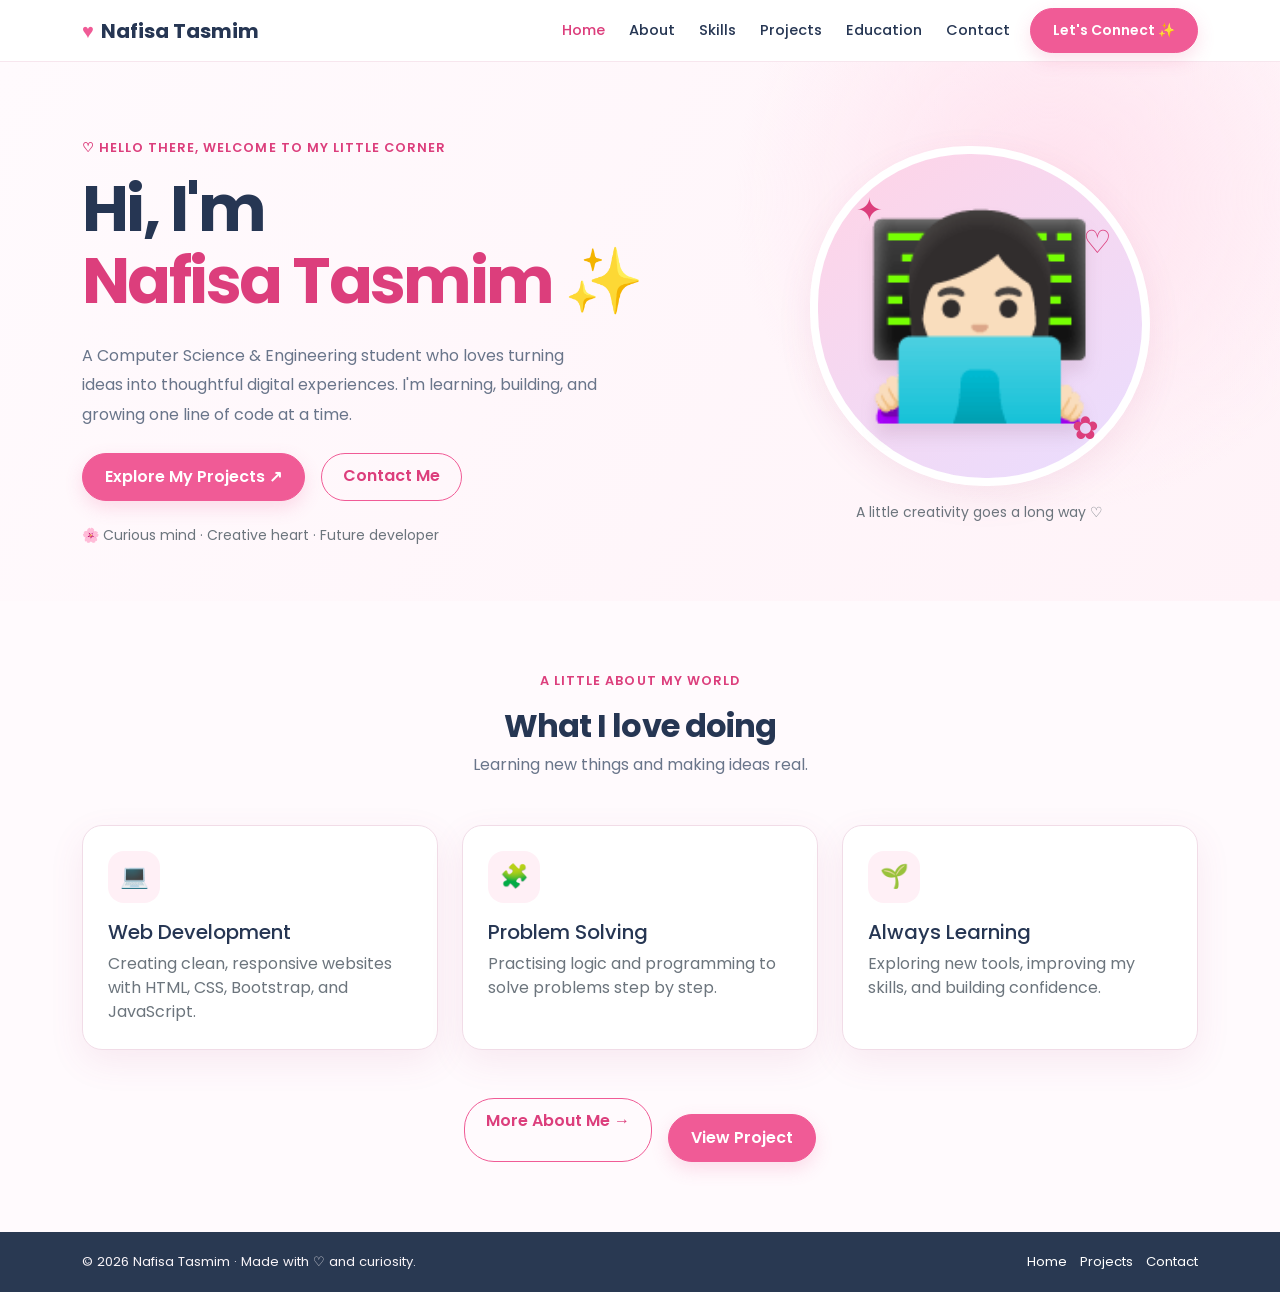
<file: index.html>
<!doctype html>
<html lang="en">
<head>
    <meta charset="utf-8">
    <meta name="viewport" content="width=device-width, initial-scale=1">
    <meta name="description" content="Nafisa Tasmim's CSE student portfolio">
    <title>Home | Nafisa Tasmim</title>
    <link href="https://cdn.jsdelivr.net/npm/bootstrap@5.3.3/dist/css/bootstrap.min.css" rel="stylesheet">
    <link rel="stylesheet" href="css/style.css">
</head>
<body>
    <nav class="navbar navbar-expand-lg sticky-top">
        <div class="container">
            <a class="navbar-brand" href="index.html"><span class="brand-heart">♥</span>Nafisa Tasmim</a>
            <button class="navbar-toggler" type="button" data-bs-toggle="collapse" data-bs-target="#mainNav" aria-controls="mainNav" aria-expanded="false" aria-label="Toggle navigation">
                <span class="navbar-toggler-icon"></span>
            </button>
            <div class="collapse navbar-collapse" id="mainNav">
                <ul class="navbar-nav ms-auto align-items-lg-center">
                    <li class="nav-item"><a class="nav-link" href="index.html">Home</a></li>
                    <li class="nav-item"><a class="nav-link" href="about.html">About</a></li>
                    <li class="nav-item"><a class="nav-link" href="skills.html">Skills</a></li>
                    <li class="nav-item"><a class="nav-link" href="projects.html">Projects</a></li>
                    <li class="nav-item"><a class="nav-link" href="education.html">Education</a></li>
                    <li class="nav-item"><a class="nav-link" href="contact.html">Contact</a></li>
                    <li class="nav-item ms-lg-2 mt-2 mt-lg-0"><a class="btn btn-pink btn-sm" href="contact.html">Let's Connect ✨</a></li>
                </ul>
            </div>
        </div>
    </nav>

    <main>
        <section class="hero">
            <div class="container">
                <div class="row align-items-center g-5">
                    <div class="col-lg-7 reveal">
                        <p class="eyebrow mb-3">♡ Hello there, welcome to my little corner</p>
                        <h1>Hi, I'm<br><span>Nafisa Tasmim</span> ✨</h1>
                        <p class="lead-copy mt-4">A Computer Science & Engineering student who loves turning ideas into thoughtful digital experiences. I'm learning, building, and growing one line of code at a time.</p>
                        <div class="d-flex flex-wrap gap-3 mt-4 hero-actions">
                            <a class="btn btn-pink" href="projects.html">Explore My Projects ↗</a>
                            <a class="btn btn-outline-pink" href="contact.html">Contact Me</a>
                        </div>
                        <div class="mt-4 text-secondary small">🌸 Curious mind · Creative heart · Future developer</div>
                    </div>
                    <div class="col-lg-5 reveal">
                        <div class="avatar-wrap">
                            <span class="sparkle" style="top:10%;left:12%">✦</span>
                            <span class="sparkle" style="right:9%;top:20%">♡</span>
                            <span class="avatar-face" role="img" aria-label="Cute illustrated avatar">👩🏻‍💻</span>
                            <span class="sparkle" style="bottom:8%;right:13%">✿</span>
                        </div>
                        <p class="text-center text-secondary small mt-3">A little creativity goes a long way ♡</p>
                    </div>
                </div>
            </div>
        </section>

        <section class="section-pad">
            <div class="container">
                <div class="text-center mb-5">
                    <p class="eyebrow">A little about my world</p>
                    <h2 class="section-title">What I love doing</h2>
                    <p class="section-subtitle">Learning new things and making ideas real.</p>
                </div>
                <div class="row g-4">
                    <div class="col-md-4 reveal">
                        <div class="soft-card">
                            <div class="icon-bubble">💻</div>
                            <h5>Web Development</h5>
                            <p class="text-secondary mb-0">Creating clean, responsive websites with HTML, CSS, Bootstrap, and JavaScript.</p>
                        </div>
                    </div>
                    <div class="col-md-4 reveal">
                        <div class="soft-card">
                            <div class="icon-bubble">🧩</div>
                            <h5>Problem Solving</h5>
                            <p class="text-secondary mb-0">Practising logic and programming to solve problems step by step.</p>
                        </div>
                    </div>
                    <div class="col-md-4 reveal">
                        <div class="soft-card">
                            <div class="icon-bubble">🌱</div>
                            <h5>Always Learning</h5>
                            <p class="text-secondary mb-0">Exploring new tools, improving my skills, and building confidence.</p>
                        </div>
                    </div>
                </div>
                
                <!-- এখানে তোমার নতুন View Project বাটনটি যোগ করা হলো -->
                <div class="text-center mt-5 d-flex justify-content-center gap-3 flex-wrap">
                    <a href="about.html" class="btn btn-outline-pink">More About Me →</a>
                   <a
                    href="https://nafisacodes.github.io/nafisa_portfolio/University-Management-System/index.html"
                     class="btn btn-pink mt-3"
                     target="_blank"
                   rel="noopener noreferrer"
                               >
                      View Project
                       </a>
                
                </div>
                <!-- বাটন শেষ -->

            </div>
        </section>
    </main>

    <footer class="footer">
        <div class="container d-flex flex-column flex-sm-row justify-content-between align-items-center gap-2">
            <span>© <span data-year></span> Nafisa Tasmim · Made with ♡ and curiosity.</span>
            <span><a href="index.html">Home</a><a href="projects.html">Projects</a><a href="contact.html">Contact</a></span>
        </div>
    </footer>

    <script src="https://cdn.jsdelivr.net/npm/bootstrap@5.3.3/dist/js/bootstrap.bundle.min.js"></script>
    <script src="js/script.js"></script>
</body>
</html>
</file>
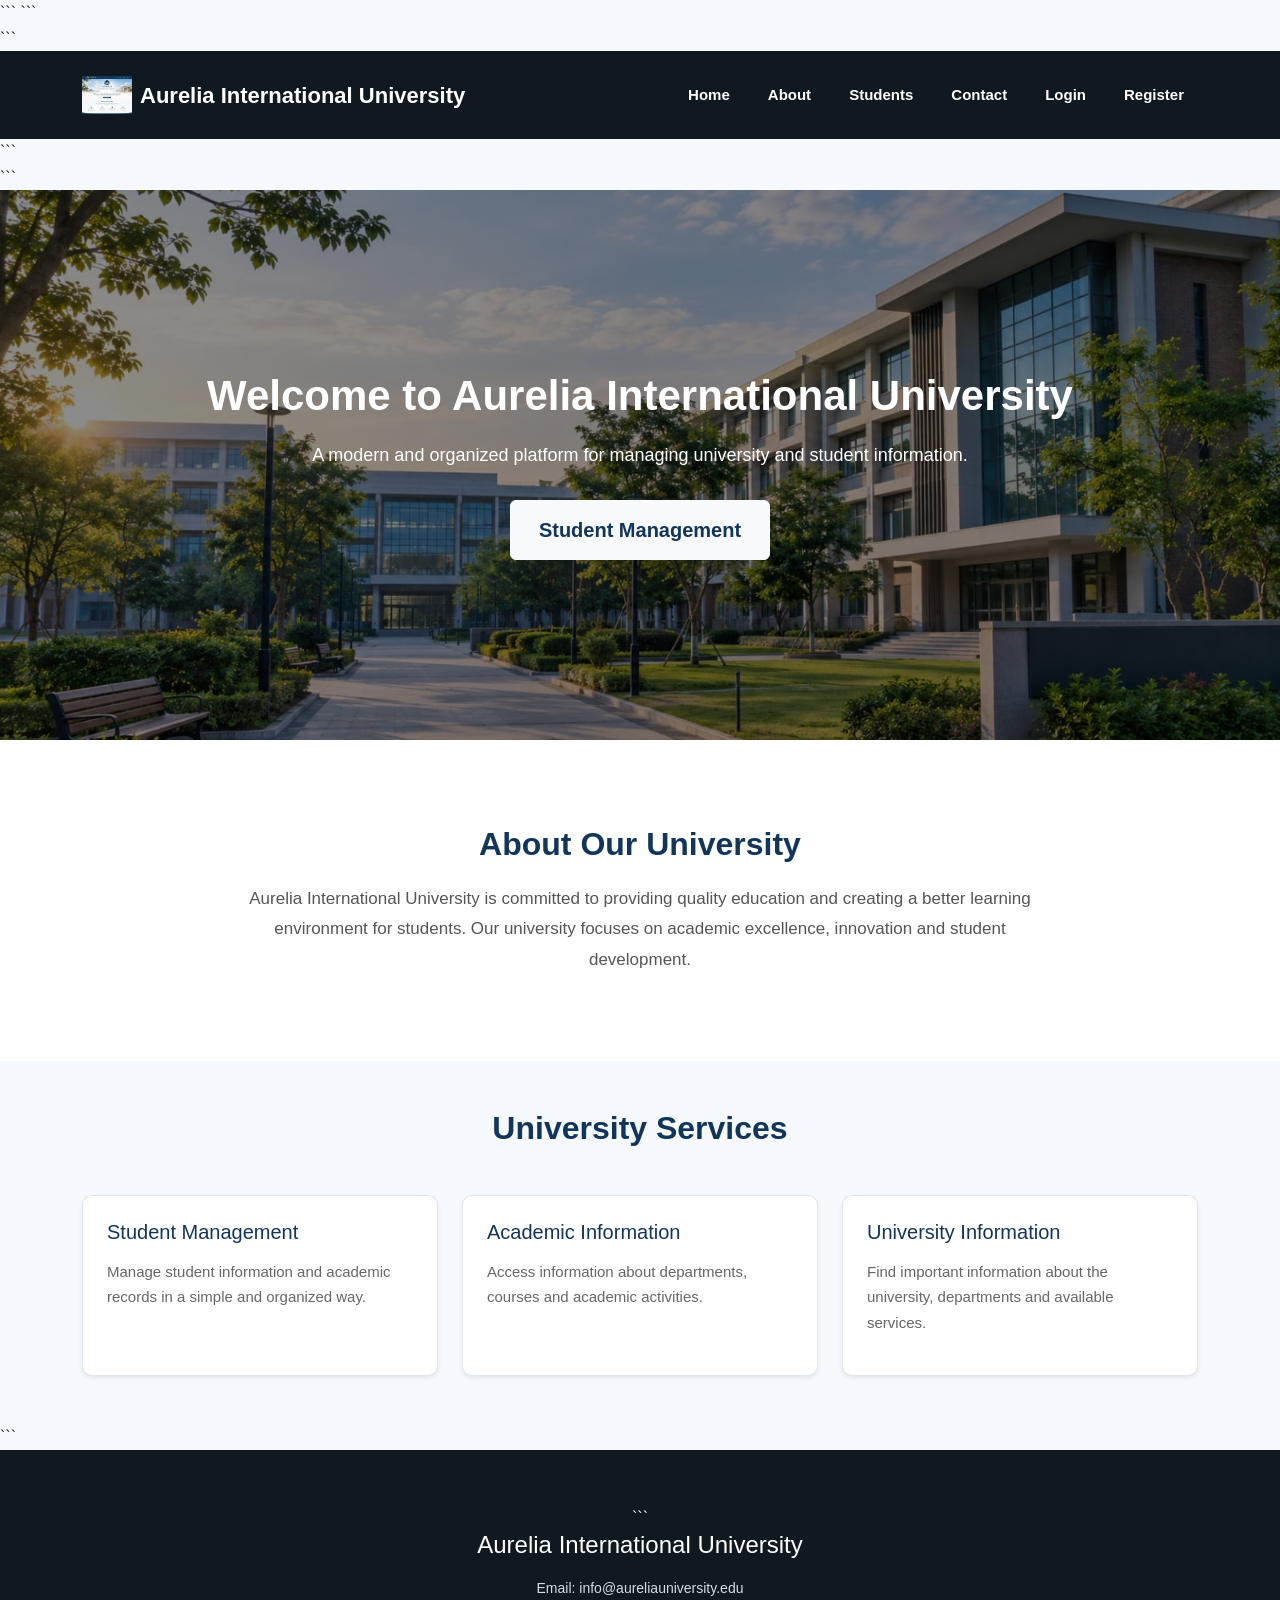
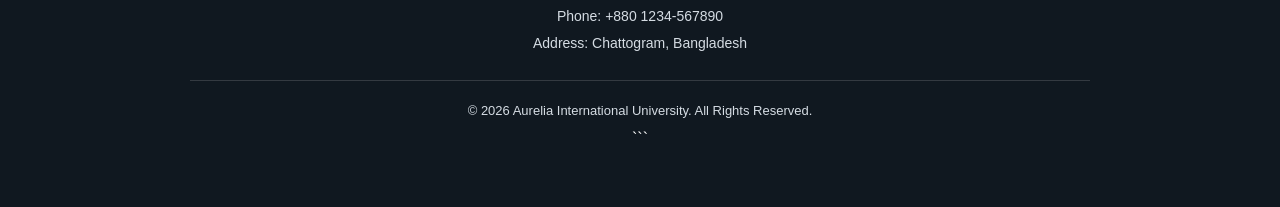
<file: University-Management-System/index.html>
<!DOCTYPE html>

<html lang="en">

<head>

```
<meta charset="UTF-8">

<meta name="viewport" content="width=device-width, initial-scale=1.0">

<title>Aurelia International University</title>

<!-- Bootstrap CSS -->
<link href="https://cdn.jsdelivr.net/npm/bootstrap@5.3.3/dist/css/bootstrap.min.css" rel="stylesheet">

<!-- Custom CSS -->
<link rel="stylesheet" href="css/style.css">
```

</head>

<body>

<!-- ================= HEADER ================= -->

<header>

```
<nav class="navbar navbar-expand-lg navbar-dark bg-dark">

    <div class="container">

        <!-- University Logo and Name -->

        <a class="navbar-brand d-flex align-items-center"
           href="index.html">

            <img src="images/aurelia.jpeg"
                 alt="Aurelia International University Logo"
                 width="50"
                 height="50"
                 class="me-2 rounded">

            <span>
                Aurelia International University
            </span>

        </a>


        <!-- Mobile Menu Button -->

        <button class="navbar-toggler"
                type="button"
                data-bs-toggle="collapse"
                data-bs-target="#mainNavbar"
                aria-controls="mainNavbar"
                aria-expanded="false"
                aria-label="Toggle navigation">

            <span class="navbar-toggler-icon"></span>

        </button>


        <!-- Navigation Links -->

        <div class="collapse navbar-collapse"
             id="mainNavbar">

            <ul class="navbar-nav ms-auto">

                <li class="nav-item">

                    <a class="nav-link"
                       href="index.html">
                        Home
                    </a>

                </li>


                <li class="nav-item">

                    <a class="nav-link"
                       href="#about">
                        About
                    </a>

                </li>


                <li class="nav-item">

                    <a class="nav-link"
                       href="student.html">
                        Students
                    </a>

                </li>


                <li class="nav-item">

                    <a class="nav-link"
                       href="#contact">
                        Contact
                    </a>

                </li>
              <li class="nav-item">

                   <a class="nav-link"
                      href="login.html">
                       Login
                     </a>

                  </li>
                  <li class="nav-item">

                      <a class="nav-link"
                         href="register.html">
                            Register
                     </a>

                    </li>
            </ul>

        </div>

    </div>

</nav>
```

</header>

<!-- ================= MAIN BODY ================= -->

<main>

```
<!-- ================= HERO SECTION ================= -->

<section class="hero d-flex flex-column justify-content-center align-items-center text-center">

    <h2>
        Welcome to Aurelia International University
    </h2>


    <p>
        A modern and organized platform for managing
        university and student information.
    </p>


    <a href="student.html"
       class="btn btn-light btn-lg">

        Student Management

    </a>

</section>



<!-- ================= ABOUT SECTION ================= -->

<section id="about"
         class="about">

    <div class="container">

        <h2>
            About Our University
        </h2>


        <p>

            Aurelia International University is committed to
            providing quality education and creating a better
            learning environment for students. Our university
            focuses on academic excellence, innovation and
            student development.

        </p>

    </div>

</section>



<!-- ================= SERVICES SECTION ================= -->

<section class="services py-5">

    <div class="container">


        <h2 class="text-center mb-5">

            University Services

        </h2>


        <div class="row g-4">


            <!-- Service 1 -->

            <div class="col-md-4">

                <div class="card h-100 shadow-sm p-4">

                    <h3>

                        Student Management

                    </h3>


                    <p>

                        Manage student information and academic
                        records in a simple and organized way.

                    </p>

                </div>

            </div>



            <!-- Service 2 -->

            <div class="col-md-4">

                <div class="card h-100 shadow-sm p-4">

                    <h3>

                        Academic Information

                    </h3>


                    <p>

                        Access information about departments,
                        courses and academic activities.

                    </p>

                </div>

            </div>



            <!-- Service 3 -->

            <div class="col-md-4">

                <div class="card h-100 shadow-sm p-4">

                    <h3>

                        University Information

                    </h3>


                    <p>

                        Find important information about the
                        university, departments and available
                        services.

                    </p>

                </div>

            </div>


        </div>

    </div>

</section>
```

</main>

<!-- ================= FOOTER ================= -->

<footer id="contact">

```
<section class="footer-section">

    <h2>
        Aurelia International University
    </h2>


    <p>
        Email: info@aureliauniversity.edu
    </p>


    <p>
        Phone: +880 1234-567890
    </p>


    <p>
        Address: Chattogram, Bangladesh
    </p>


    <p class="copyright">

        © 2026 Aurelia International University.
        All Rights Reserved.

    </p>

</section>
```

</footer>

<!-- ================= BOOTSTRAP JAVASCRIPT ================= -->

<script src="https://cdn.jsdelivr.net/npm/bootstrap@5.3.3/dist/js/bootstrap.bundle.min.js"></script>

</body>

</html>
</file>
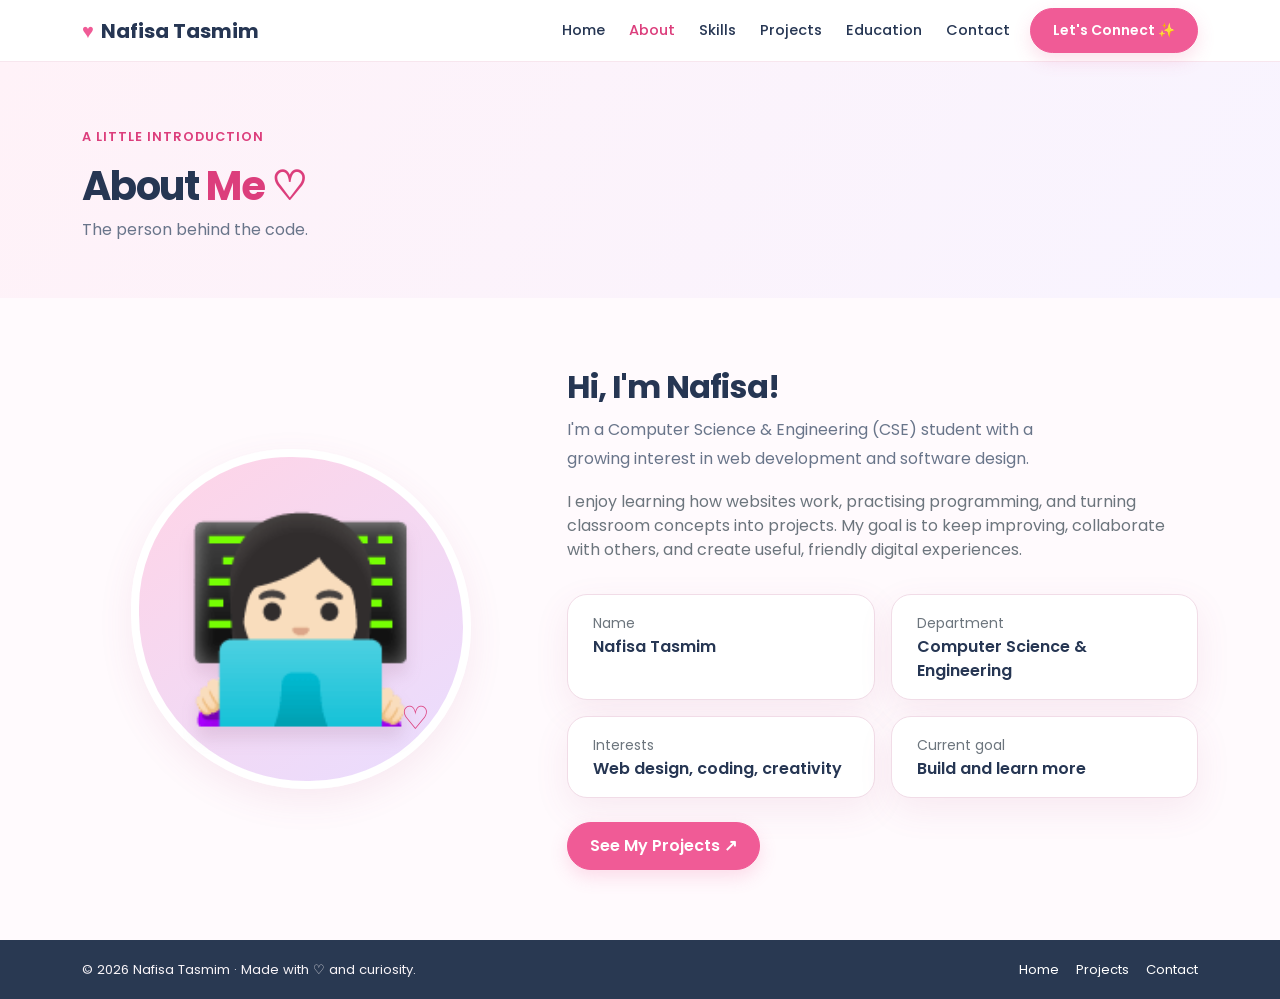
<file: about.html>
<!doctype html>
<html lang="en">
<head>
  <meta charset="utf-8">
  <meta name="viewport" content="width=device-width, initial-scale=1">
  <meta name="description" content="Nafisa Tasmim's CSE student portfolio">
  <title>About Me | Nafisa Tasmim</title>
  <link href="https://cdn.jsdelivr.net/npm/bootstrap@5.3.3/dist/css/bootstrap.min.css" rel="stylesheet">
  <link rel="stylesheet" href="css/style.css">
</head>
<body>

  <nav class="navbar navbar-expand-lg sticky-top">
    <div class="container">
      <a class="navbar-brand" href="index.html">
        <span class="brand-heart">♥</span>Nafisa Tasmim
      </a>
      <button class="navbar-toggler" type="button" data-bs-toggle="collapse" data-bs-target="#mainNav" aria-controls="mainNav" aria-expanded="false" aria-label="Toggle navigation">
        <span class="navbar-toggler-icon"></span>
      </button>
      <div class="collapse navbar-collapse" id="mainNav">
        <ul class="navbar-nav ms-auto align-items-lg-center">
          <li class="nav-item"><a class="nav-link" href="index.html">Home</a></li>
          <li class="nav-item"><a class="nav-link" href="about.html">About</a></li>
          <li class="nav-item"><a class="nav-link" href="skills.html">Skills</a></li>
          <li class="nav-item"><a class="nav-link" href="projects.html">Projects</a></li>
          <li class="nav-item"><a class="nav-link" href="education.html">Education</a></li>
          <li class="nav-item"><a class="nav-link" href="contact.html">Contact</a></li>
          <li class="nav-item ms-lg-2 mt-2 mt-lg-0">
            <a class="btn btn-pink btn-sm" href="contact.html">Let's Connect ✨</a>
          </li>
        </ul>
      </div>
    </div>
  </nav>

  <main>

    <section class="page-hero">
      <div class="container">
        <p class="eyebrow">A little introduction</p>
        <h1 class="section-title">About <span class="text-pink">Me ♡</span></h1>
        <p class="section-subtitle">The person behind the code.</p>
      </div>
    </section>

    <section class="section-pad">
      <div class="container">
        <div class="row align-items-center g-5">

          <div class="col-md-5">
            <div class="avatar-wrap">
              <span class="avatar-face" role="img" aria-label="Illustrated student avatar">👩🏻‍💻</span>
              <span class="sparkle" style="right:10%;bottom:12%">♡</span>
            </div>
          </div>

          <div class="col-md-7">
            <h2 class="section-title">Hi, I'm Nafisa!</h2>
            <p class="lead-copy">I'm a Computer Science & Engineering (CSE) student with a growing interest in web development and software design.</p>
            <p class="text-secondary">I enjoy learning how websites work, practising programming, and turning classroom concepts into projects. My goal is to keep improving, collaborate with others, and create useful, friendly digital experiences.</p>

            <div class="row g-3 mt-2">
              <div class="col-sm-6">
                <div class="soft-card py-3">
                  <small class="text-secondary">Name</small>
                  <div class="fw-semibold">Nafisa Tasmim</div>
                </div>
              </div>
              <div class="col-sm-6">
                <div class="soft-card py-3">
                  <small class="text-secondary">Department</small>
                  <div class="fw-semibold">Computer Science & Engineering</div>
                </div>
              </div>
              <div class="col-sm-6">
                <div class="soft-card py-3">
                  <small class="text-secondary">Interests</small>
                  <div class="fw-semibold">Web design, coding, creativity</div>
                </div>
              </div>
              <div class="col-sm-6">
                <div class="soft-card py-3">
                  <small class="text-secondary">Current goal</small>
                  <div class="fw-semibold">Build and learn more</div>
                </div>
              </div>
            </div>

            <a class="btn btn-pink mt-4" href="projects.html">See My Projects ↗</a>
          </div>

        </div>
      </div>
    </section>

  </main>

  <footer class="footer">
    <div class="container d-flex flex-column flex-sm-row justify-content-between align-items-center gap-2">
      <span>© <span data-year></span> Nafisa Tasmim · Made with ♡ and curiosity.</span>
      <span>
        <a href="index.html">Home</a>
        <a href="projects.html">Projects</a>
        <a href="contact.html">Contact</a>
      </span>
    </div>
  </footer>

  <script src="https://cdn.jsdelivr.net/npm/bootstrap@5.3.3/dist/js/bootstrap.bundle.min.js"></script>
  <script src="js/script.js"></script>
</body>
</html>
</file>
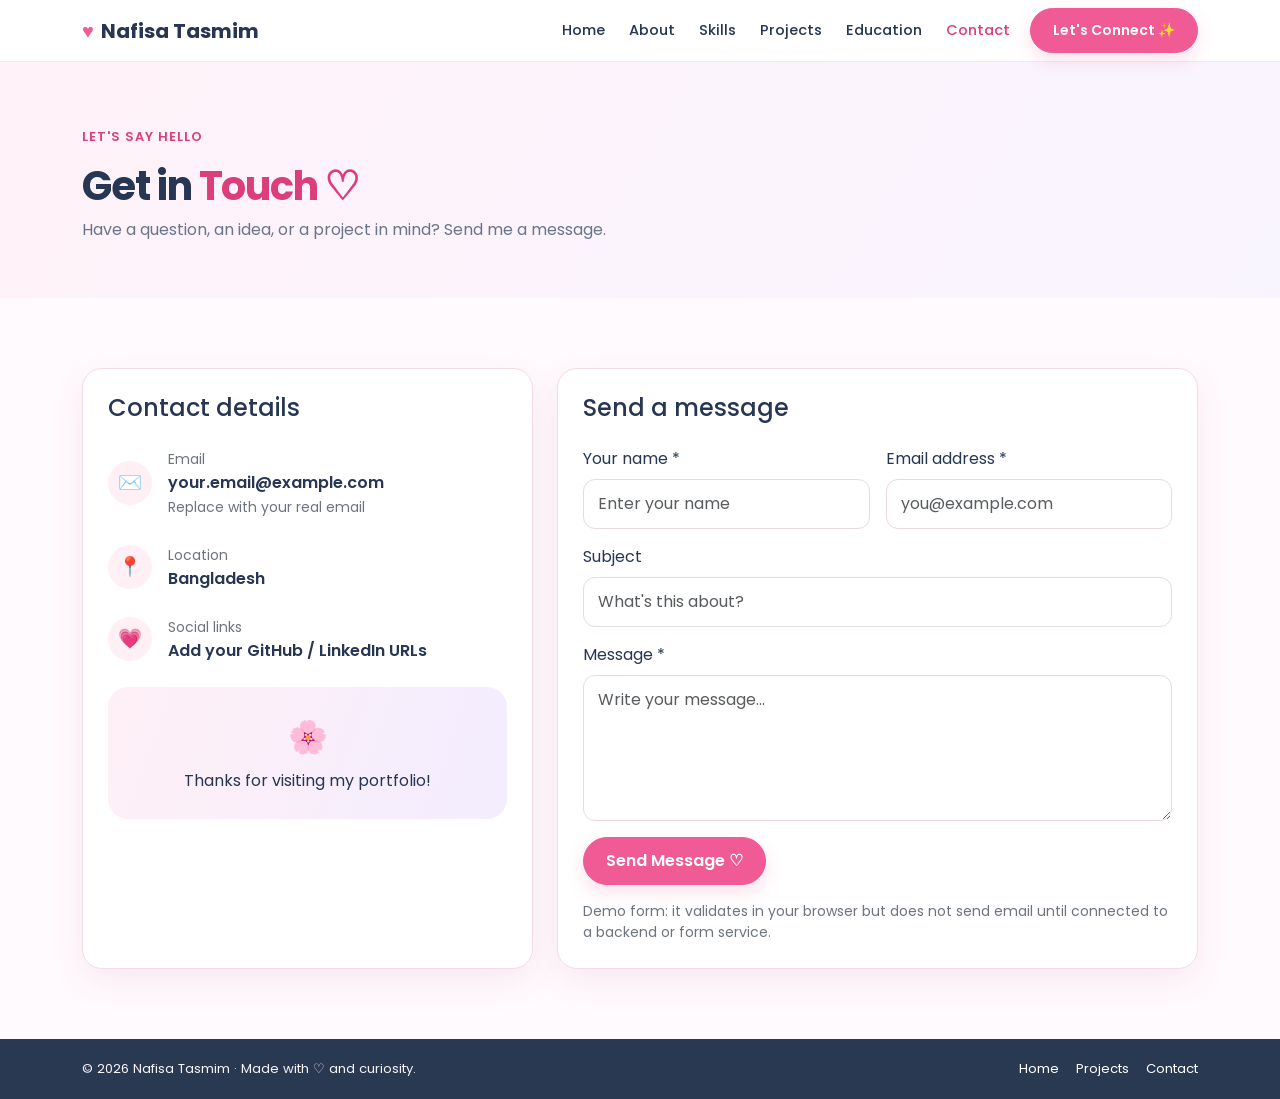
<file: contact.html>
<!doctype html>
<html lang="en">
<head>
  <meta charset="utf-8">
  <meta name="viewport" content="width=device-width, initial-scale=1">
  <meta name="description" content="Nafisa Tasmim's CSE student portfolio">
  <title>Contact | Nafisa Tasmim</title>
  <link href="https://cdn.jsdelivr.net/npm/bootstrap@5.3.3/dist/css/bootstrap.min.css" rel="stylesheet">
  <link rel="stylesheet" href="css/style.css">
</head>
<body>

  <nav class="navbar navbar-expand-lg sticky-top">
    <div class="container">
      <a class="navbar-brand" href="index.html">
        <span class="brand-heart">♥</span>Nafisa Tasmim
      </a>
      <button class="navbar-toggler" type="button" data-bs-toggle="collapse" data-bs-target="#mainNav" aria-controls="mainNav" aria-expanded="false" aria-label="Toggle navigation">
        <span class="navbar-toggler-icon"></span>
      </button>
      <div class="collapse navbar-collapse" id="mainNav">
        <ul class="navbar-nav ms-auto align-items-lg-center">
          <li class="nav-item"><a class="nav-link" href="index.html">Home</a></li>
          <li class="nav-item"><a class="nav-link" href="about.html">About</a></li>
          <li class="nav-item"><a class="nav-link" href="skills.html">Skills</a></li>
          <li class="nav-item"><a class="nav-link" href="projects.html">Projects</a></li>
          <li class="nav-item"><a class="nav-link" href="education.html">Education</a></li>
          <li class="nav-item"><a class="nav-link" href="contact.html">Contact</a></li>
          <li class="nav-item ms-lg-2 mt-2 mt-lg-0">
            <a class="btn btn-pink btn-sm" href="contact.html">Let's Connect ✨</a>
          </li>
        </ul>
      </div>
    </div>
  </nav>

  <main>

    <section class="page-hero">
      <div class="container">
        <p class="eyebrow">Let's say hello</p>
        <h1 class="section-title">Get in <span class="text-pink">Touch ♡</span></h1>
        <p class="section-subtitle">Have a question, an idea, or a project in mind? Send me a message.</p>
      </div>
    </section>

    <section class="section-pad">
      <div class="container">
        <div class="row g-4">

          <div class="col-lg-5">
            <div class="soft-card">
              <h4 class="mb-4">Contact details</h4>

              <div class="d-flex gap-3 align-items-center mb-4">
                <div class="contact-icon">✉️</div>
                <div>
                  <small class="text-secondary">Email</small>
                  <div class="fw-semibold">your.email@example.com</div>
                  <small class="text-secondary">Replace with your real email</small>
                </div>
              </div>

              <div class="d-flex gap-3 align-items-center mb-4">
                <div class="contact-icon">📍</div>
                <div>
                  <small class="text-secondary">Location</small>
                  <div class="fw-semibold">Bangladesh</div>
                </div>
              </div>

              <div class="d-flex gap-3 align-items-center">
                <div class="contact-icon">💗</div>
                <div>
                  <small class="text-secondary">Social links</small>
                  <div class="fw-semibold">Add your GitHub / LinkedIn URLs</div>
                </div>
              </div>

              <div class="quote-band mt-4">
                <span class="fs-2">🌸</span>
                <p class="mb-0 mt-2">Thanks for visiting my portfolio!</p>
              </div>
            </div>
          </div>

          <div class="col-lg-7">
            <div class="soft-card">
              <h4 class="mb-4">Send a message</h4>

              <form id="contactForm" class="needs-validation" novalidate>
                <div class="row g-3">

                  <div class="col-md-6">
                    <label for="name" class="form-label">Your name *</label>
                    <input class="form-control" id="name" name="name" placeholder="Enter your name" required>
                    <div class="invalid-feedback">Please enter your name.</div>
                  </div>

                  <div class="col-md-6">
                    <label for="email" class="form-label">Email address *</label>
                    <input class="form-control" id="email" name="email" type="email" placeholder="you@example.com" required>
                    <div class="invalid-feedback">Please enter a valid email.</div>
                  </div>

                  <div class="col-12">
                    <label for="subject" class="form-label">Subject</label>
                    <input class="form-control" id="subject" name="subject" placeholder="What's this about?">
                  </div>

                  <div class="col-12">
                    <label for="message" class="form-label">Message *</label>
                    <textarea class="form-control" id="message" name="message" rows="5" placeholder="Write your message..." required></textarea>
                    <div class="invalid-feedback">Please write a message.</div>
                  </div>

                  <div class="col-12">
                    <button class="btn btn-pink" type="submit">Send Message ♡</button>
                    <p id="formMessage" class="alert alert-success mt-3 d-none mb-0" role="status"></p>
                    <small class="text-secondary d-block mt-3">Demo form: it validates in your browser but does not send email until connected to a backend or form service.</small>
                  </div>

                </div>
              </form>
            </div>
          </div>

        </div>
      </div>
    </section>

  </main>

  <footer class="footer">
    <div class="container d-flex flex-column flex-sm-row justify-content-between align-items-center gap-2">
      <span>© <span data-year></span> Nafisa Tasmim · Made with ♡ and curiosity.</span>
      <span>
        <a href="index.html">Home</a>
        <a href="projects.html">Projects</a>
        <a href="contact.html">Contact</a>
      </span>
    </div>
  </footer>

  <script src="https://cdn.jsdelivr.net/npm/bootstrap@5.3.3/dist/js/bootstrap.bundle.min.js"></script>
  <script src="js/script.js"></script>
</body>
</html>
</file>
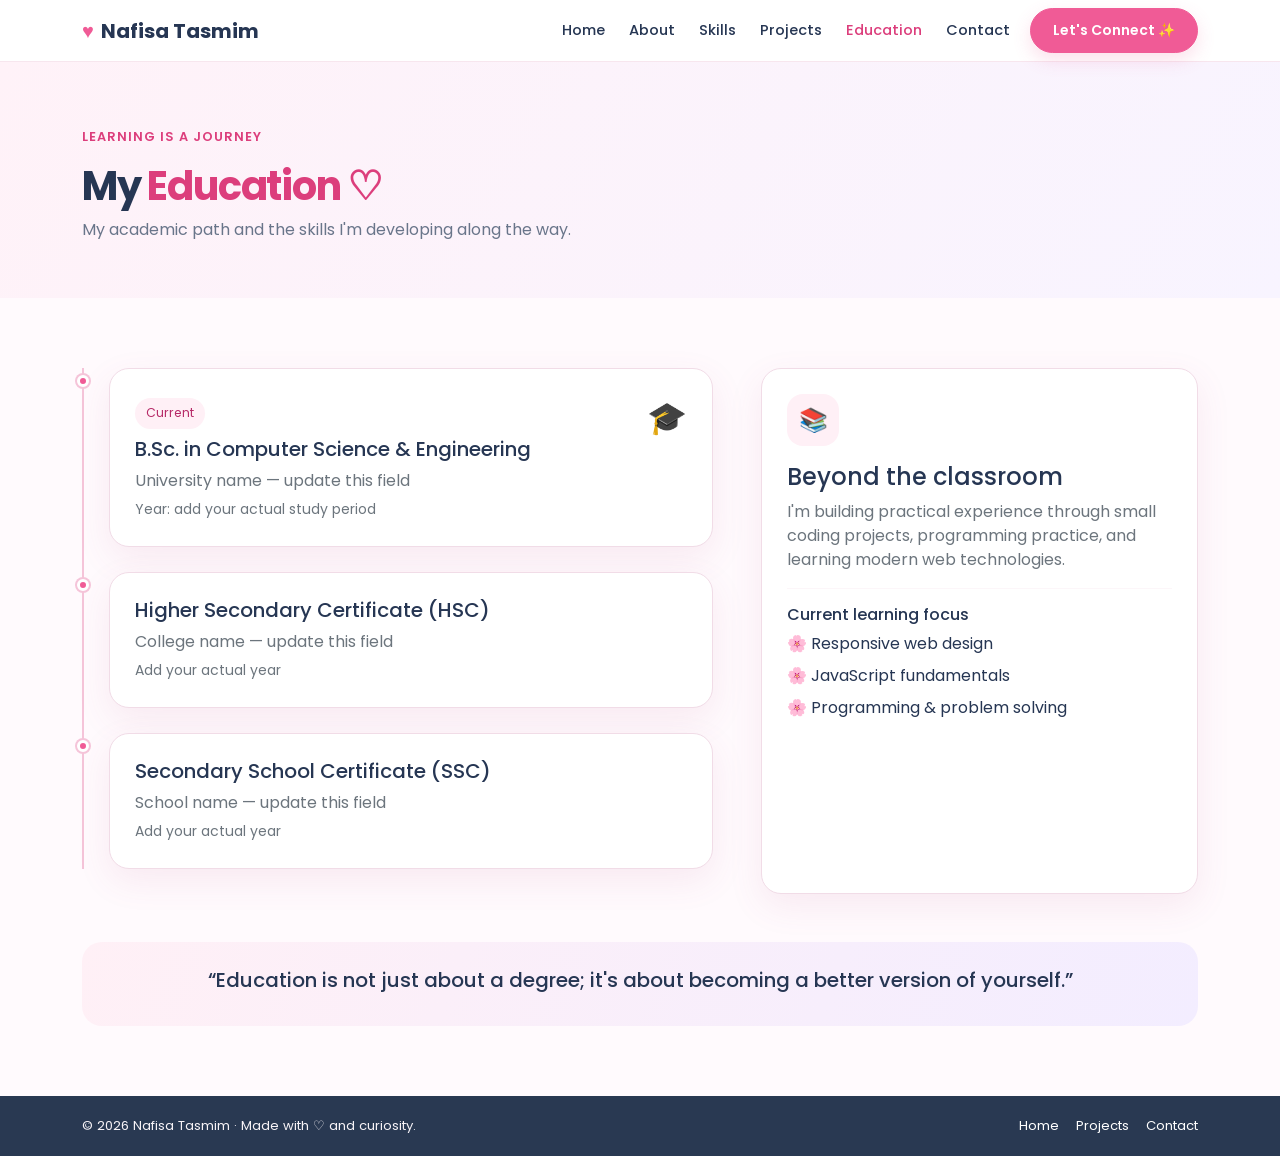
<file: education.html>
<!doctype html>
<html lang="en">
<head>
  <meta charset="utf-8">
  <meta name="viewport" content="width=device-width, initial-scale=1">
  <meta name="description" content="Nafisa Tasmim's CSE student portfolio">
  <title>Education | Nafisa Tasmim</title>
  <link href="https://cdn.jsdelivr.net/npm/bootstrap@5.3.3/dist/css/bootstrap.min.css" rel="stylesheet">
  <link rel="stylesheet" href="css/style.css">
</head>
<body>

  <nav class="navbar navbar-expand-lg sticky-top">
    <div class="container">
      <a class="navbar-brand" href="index.html">
        <span class="brand-heart">♥</span>Nafisa Tasmim
      </a>
      <button class="navbar-toggler" type="button" data-bs-toggle="collapse" data-bs-target="#mainNav" aria-controls="mainNav" aria-expanded="false" aria-label="Toggle navigation">
        <span class="navbar-toggler-icon"></span>
      </button>
      <div class="collapse navbar-collapse" id="mainNav">
        <ul class="navbar-nav ms-auto align-items-lg-center">
          <li class="nav-item"><a class="nav-link" href="index.html">Home</a></li>
          <li class="nav-item"><a class="nav-link" href="about.html">About</a></li>
          <li class="nav-item"><a class="nav-link" href="skills.html">Skills</a></li>
          <li class="nav-item"><a class="nav-link" href="projects.html">Projects</a></li>
          <li class="nav-item"><a class="nav-link" href="education.html">Education</a></li>
          <li class="nav-item"><a class="nav-link" href="contact.html">Contact</a></li>
          <li class="nav-item ms-lg-2 mt-2 mt-lg-0">
            <a class="btn btn-pink btn-sm" href="contact.html">Let's Connect ✨</a>
          </li>
        </ul>
      </div>
    </div>
  </nav>

  <main>

    <section class="page-hero">
      <div class="container">
        <p class="eyebrow">Learning is a journey</p>
        <h1 class="section-title">My <span class="text-pink">Education ♡</span></h1>
        <p class="section-subtitle">My academic path and the skills I'm developing along the way.</p>
      </div>
    </section>

    <section class="section-pad">
      <div class="container">
        <div class="row g-5">

          <div class="col-lg-7">
            <div class="timeline">

              <div class="timeline-item">
                <div class="soft-card">
                  <div class="d-flex justify-content-between gap-3">
                    <div>
                      <span class="tag mb-2">Current</span>
                      <h5>B.Sc. in Computer Science & Engineering</h5>
                      <p class="text-secondary mb-1">University name — update this field</p>
                      <small class="text-secondary">Year: add your actual study period</small>
                    </div>
                    <span class="fs-2">🎓</span>
                  </div>
                </div>
              </div>

              <div class="timeline-item">
                <div class="soft-card">
                  <h5>Higher Secondary Certificate (HSC)</h5>
                  <p class="text-secondary mb-1">College name — update this field</p>
                  <small class="text-secondary">Add your actual year</small>
                </div>
              </div>

              <div class="timeline-item">
                <div class="soft-card">
                  <h5>Secondary School Certificate (SSC)</h5>
                  <p class="text-secondary mb-1">School name — update this field</p>
                  <small class="text-secondary">Add your actual year</small>
                </div>
              </div>

            </div>
          </div>

          <div class="col-lg-5">
            <div class="soft-card">
              <div class="icon-bubble">📚</div>
              <h4>Beyond the classroom</h4>
              <p class="text-secondary">I'm building practical experience through small coding projects, programming practice, and learning modern web technologies.</p>
              <hr style="border-color:var(--line)">
              <h6>Current learning focus</h6>
              <p class="mb-2">🌸 Responsive web design</p>
              <p class="mb-2">🌸 JavaScript fundamentals</p>
              <p class="mb-0">🌸 Programming & problem solving</p>
            </div>
          </div>

        </div>

        <div class="quote-band mt-5">
          <h5>“Education is not just about a degree; it's about becoming a better version of yourself.”</h5>
        </div>

      </div>
    </section>

  </main>

  <footer class="footer">
    <div class="container d-flex flex-column flex-sm-row justify-content-between align-items-center gap-2">
      <span>© <span data-year></span> Nafisa Tasmim · Made with ♡ and curiosity.</span>
      <span>
        <a href="index.html">Home</a>
        <a href="projects.html">Projects</a>
        <a href="contact.html">Contact</a>
      </span>
    </div>
  </footer>

  <script src="https://cdn.jsdelivr.net/npm/bootstrap@5.3.3/dist/js/bootstrap.bundle.min.js"></script>
  <script src="js/script.js"></script>
</body>
</html>
</file>
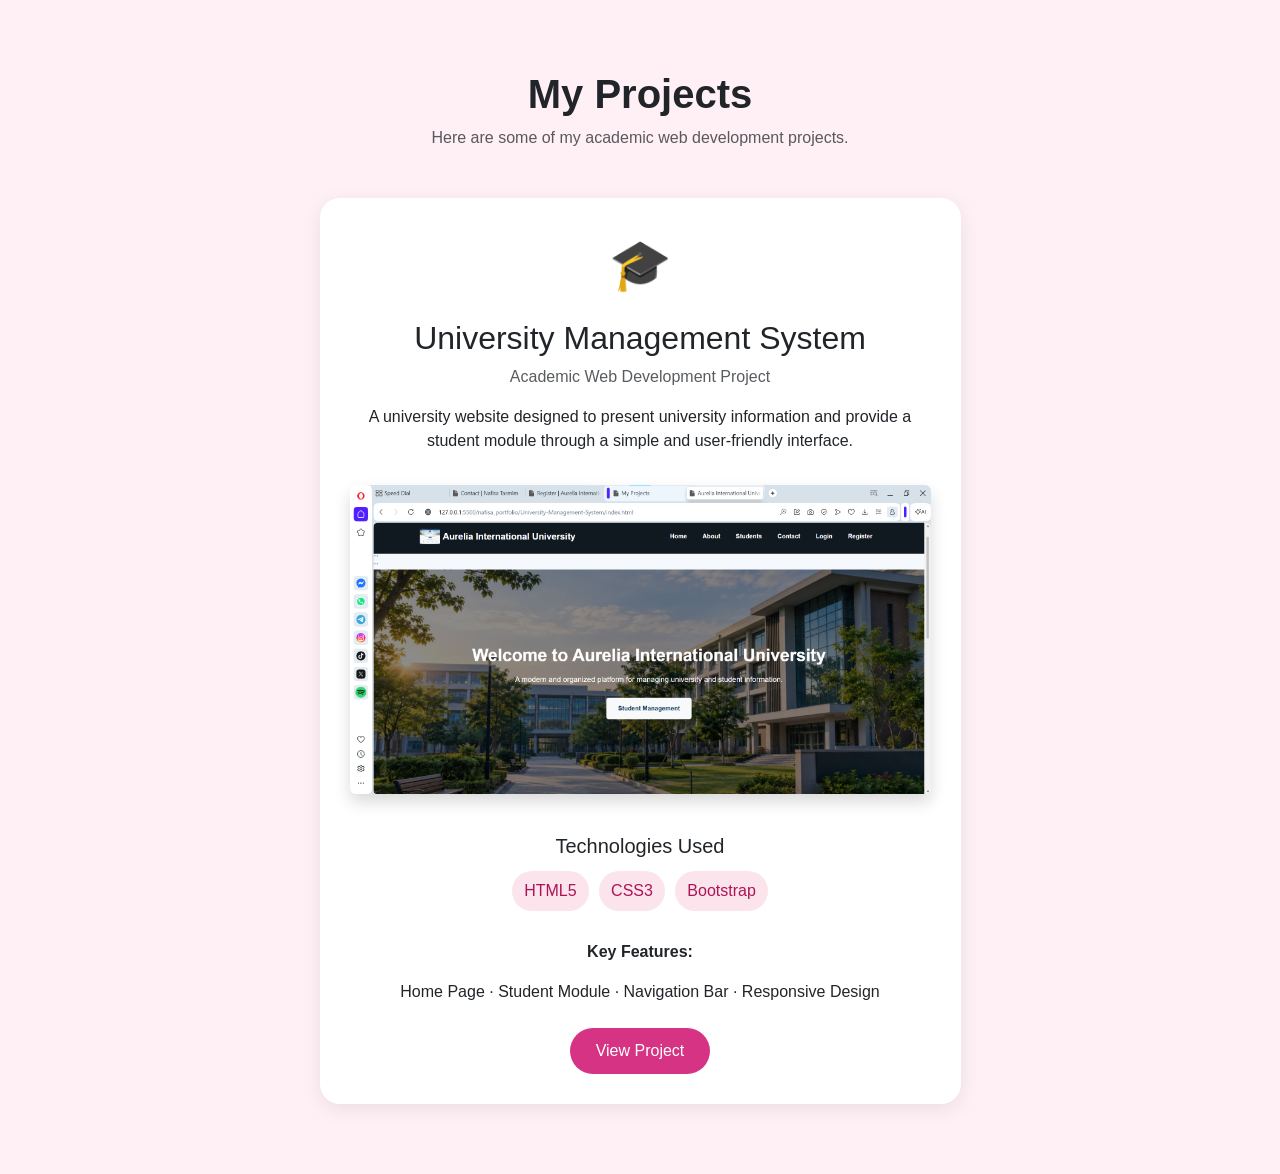
<file: projects.html>
<!DOCTYPE html>
<html lang="en">
<head>
    <meta charset="UTF-8">
    <meta name="viewport" content="width=device-width, initial-scale=1.0">
    <title>My Projects</title>

    <link href="https://cdn.jsdelivr.net/npm/bootstrap@5.3.3/dist/css/bootstrap.min.css" rel="stylesheet">

    <style>
        body {
            background: #fff0f5;
            font-family: Arial, sans-serif;
        }

        .project-section {
            padding: 70px 20px;
        }

        .project-card {
            background: white;
            border-radius: 20px;
            padding: 30px;
            box-shadow: 0 5px 20px rgba(0, 0, 0, 0.08);
            transition: 0.3s;
        }

        .project-card:hover {
            transform: translateY(-5px);
        }

        .project-icon {
            font-size: 50px;
        }

        .tech-badge {
            background: #fce4ec;
            color: #ad1457;
            padding: 8px 12px;
            border-radius: 20px;
            display: inline-block;
            margin: 5px 3px;
        }

        .btn-pink {
            background: #d63384;
            color: white;
            border-radius: 25px;
            padding: 10px 25px;
        }

        .btn-pink:hover {
            background: #ad1457;
            color: white;
        }
    </style>
</head>

<body>

    <section class="project-section">
        <div class="container">

            <div class="text-center mb-5">
                <h1 class="fw-bold">My Projects</h1>
                <p class="text-muted">
                    Here are some of my academic web development projects.
                </p>
            </div>

            <div class="row justify-content-center">
                <div class="col-md-8 col-lg-7">

                    <div class="project-card text-center">
                        <div class="project-icon">🎓</div>

                        <h2 class="mt-3">University Management System</h2>

                        <p class="text-muted">
                            Academic Web Development Project
                        </p>

                        <p>
                            A university website designed to present
                            university information and provide a student
                            module through a simple and user-friendly interface.
                        </p>
                        
<img
    src="University-Management-System/images/university-home.png"
    alt="University Management System Home Page"
    class="img-fluid rounded shadow my-3"
    style="width: 100%;"
>


                        <h5 class="mt-4">Technologies Used</h5>

                        <span class="tech-badge">HTML5</span>
                        <span class="tech-badge">CSS3</span>
                        <span class="tech-badge">Bootstrap</span>

                        <div class="mt-4">
                            <p><strong>Key Features:</strong></p>
                            <p>Home Page · Student Module · Navigation Bar · Responsive Design</p>
                        </div>

                     
 



<a href="University-Management-System/index.html"
   class="btn btn-pink mt-2"
   target="_blank">
    View Project
</a>






                    </div>

                </div>
            </div>

        </div>
    </section>

</body>
</html>
</file>
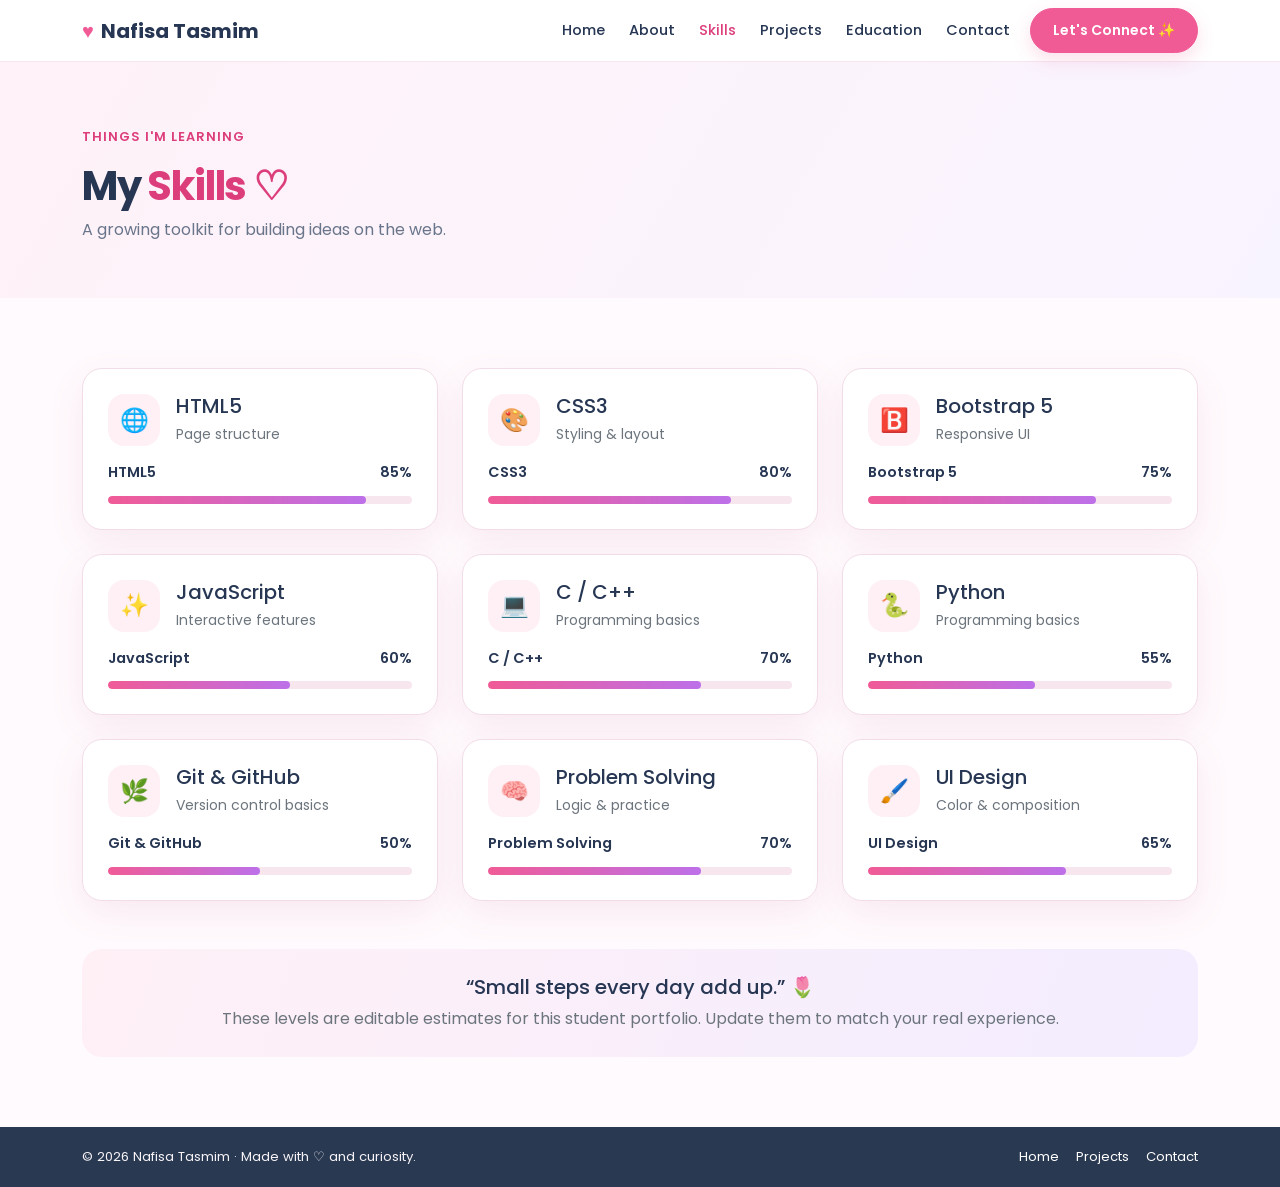
<file: skills.html>
<!doctype html>
<html lang="en">
<head>
  <meta charset="utf-8">
  <meta name="viewport" content="width=device-width, initial-scale=1">
  <meta name="description" content="Nafisa Tasmim's CSE student portfolio">
  <title>Skills | Nafisa Tasmim</title>
  <link href="https://cdn.jsdelivr.net/npm/bootstrap@5.3.3/dist/css/bootstrap.min.css" rel="stylesheet">
  <link rel="stylesheet" href="css/style.css">
</head>
<body>

  <nav class="navbar navbar-expand-lg sticky-top">
    <div class="container">
      <a class="navbar-brand" href="index.html">
        <span class="brand-heart">♥</span>Nafisa Tasmim
      </a>
      <button class="navbar-toggler" type="button" data-bs-toggle="collapse" data-bs-target="#mainNav" aria-controls="mainNav" aria-expanded="false" aria-label="Toggle navigation">
        <span class="navbar-toggler-icon"></span>
      </button>
      <div class="collapse navbar-collapse" id="mainNav">
        <ul class="navbar-nav ms-auto align-items-lg-center">
          <li class="nav-item"><a class="nav-link" href="index.html">Home</a></li>
          <li class="nav-item"><a class="nav-link" href="about.html">About</a></li>
          <li class="nav-item"><a class="nav-link" href="skills.html">Skills</a></li>
          <li class="nav-item"><a class="nav-link" href="projects.html">Projects</a></li>
          <li class="nav-item"><a class="nav-link" href="education.html">Education</a></li>
          <li class="nav-item"><a class="nav-link" href="contact.html">Contact</a></li>
          <li class="nav-item ms-lg-2 mt-2 mt-lg-0">
            <a class="btn btn-pink btn-sm" href="contact.html">Let's Connect ✨</a>
          </li>
        </ul>
      </div>
    </div>
  </nav>

  <main>

    <section class="page-hero">
      <div class="container">
        <p class="eyebrow">Things I'm learning</p>
        <h1 class="section-title">My <span class="text-pink">Skills ♡</span></h1>
        <p class="section-subtitle">A growing toolkit for building ideas on the web.</p>
      </div>
    </section>

    <section class="section-pad">
      <div class="container">
        <div class="row g-4">

          <div class="col-md-6 col-lg-4 reveal">
            <div class="soft-card">
              <div class="d-flex align-items-center gap-3 mb-3">
                <div class="icon-bubble mb-0">🌐</div>
                <div>
                  <h5 class="mb-1">HTML5</h5>
                  <small class="text-secondary">Page structure</small>
                </div>
              </div>
              <div class="skill-top"><span>HTML5</span><span>85%</span></div>
              <div class="progress">
                <div class="progress-bar" style="width:85%" role="progressbar" aria-valuenow="85" aria-valuemin="0" aria-valuemax="100"></div>
              </div>
            </div>
          </div>

          <div class="col-md-6 col-lg-4 reveal">
            <div class="soft-card">
              <div class="d-flex align-items-center gap-3 mb-3">
                <div class="icon-bubble mb-0">🎨</div>
                <div>
                  <h5 class="mb-1">CSS3</h5>
                  <small class="text-secondary">Styling & layout</small>
                </div>
              </div>
              <div class="skill-top"><span>CSS3</span><span>80%</span></div>
              <div class="progress">
                <div class="progress-bar" style="width:80%" role="progressbar" aria-valuenow="80" aria-valuemin="0" aria-valuemax="100"></div>
              </div>
            </div>
          </div>

          <div class="col-md-6 col-lg-4 reveal">
            <div class="soft-card">
              <div class="d-flex align-items-center gap-3 mb-3">
                <div class="icon-bubble mb-0">🅱️</div>
                <div>
                  <h5 class="mb-1">Bootstrap 5</h5>
                  <small class="text-secondary">Responsive UI</small>
                </div>
              </div>
              <div class="skill-top"><span>Bootstrap 5</span><span>75%</span></div>
              <div class="progress">
                <div class="progress-bar" style="width:75%" role="progressbar" aria-valuenow="75" aria-valuemin="0" aria-valuemax="100"></div>
              </div>
            </div>
          </div>

          <div class="col-md-6 col-lg-4 reveal">
            <div class="soft-card">
              <div class="d-flex align-items-center gap-3 mb-3">
                <div class="icon-bubble mb-0">✨</div>
                <div>
                  <h5 class="mb-1">JavaScript</h5>
                  <small class="text-secondary">Interactive features</small>
                </div>
              </div>
              <div class="skill-top"><span>JavaScript</span><span>60%</span></div>
              <div class="progress">
                <div class="progress-bar" style="width:60%" role="progressbar" aria-valuenow="60" aria-valuemin="0" aria-valuemax="100"></div>
              </div>
            </div>
          </div>

          <div class="col-md-6 col-lg-4 reveal">
            <div class="soft-card">
              <div class="d-flex align-items-center gap-3 mb-3">
                <div class="icon-bubble mb-0">💻</div>
                <div>
                  <h5 class="mb-1">C / C++</h5>
                  <small class="text-secondary">Programming basics</small>
                </div>
              </div>
              <div class="skill-top"><span>C / C++</span><span>70%</span></div>
              <div class="progress">
                <div class="progress-bar" style="width:70%" role="progressbar" aria-valuenow="70" aria-valuemin="0" aria-valuemax="100"></div>
              </div>
            </div>
          </div>

          <div class="col-md-6 col-lg-4 reveal">
            <div class="soft-card">
              <div class="d-flex align-items-center gap-3 mb-3">
                <div class="icon-bubble mb-0">🐍</div>
                <div>
                  <h5 class="mb-1">Python</h5>
                  <small class="text-secondary">Programming basics</small>
                </div>
              </div>
              <div class="skill-top"><span>Python</span><span>55%</span></div>
              <div class="progress">
                <div class="progress-bar" style="width:55%" role="progressbar" aria-valuenow="55" aria-valuemin="0" aria-valuemax="100"></div>
              </div>
            </div>
          </div>

          <div class="col-md-6 col-lg-4 reveal">
            <div class="soft-card">
              <div class="d-flex align-items-center gap-3 mb-3">
                <div class="icon-bubble mb-0">🌿</div>
                <div>
                  <h5 class="mb-1">Git & GitHub</h5>
                  <small class="text-secondary">Version control basics</small>
                </div>
              </div>
              <div class="skill-top"><span>Git & GitHub</span><span>50%</span></div>
              <div class="progress">
                <div class="progress-bar" style="width:50%" role="progressbar" aria-valuenow="50" aria-valuemin="0" aria-valuemax="100"></div>
              </div>
            </div>
          </div>

          <div class="col-md-6 col-lg-4 reveal">
            <div class="soft-card">
              <div class="d-flex align-items-center gap-3 mb-3">
                <div class="icon-bubble mb-0">🧠</div>
                <div>
                  <h5 class="mb-1">Problem Solving</h5>
                  <small class="text-secondary">Logic & practice</small>
                </div>
              </div>
              <div class="skill-top"><span>Problem Solving</span><span>70%</span></div>
              <div class="progress">
                <div class="progress-bar" style="width:70%" role="progressbar" aria-valuenow="70" aria-valuemin="0" aria-valuemax="100"></div>
              </div>
            </div>
          </div>

          <div class="col-md-6 col-lg-4 reveal">
            <div class="soft-card">
              <div class="d-flex align-items-center gap-3 mb-3">
                <div class="icon-bubble mb-0">🖌️</div>
                <div>
                  <h5 class="mb-1">UI Design</h5>
                  <small class="text-secondary">Color & composition</small>
                </div>
              </div>
              <div class="skill-top"><span>UI Design</span><span>65%</span></div>
              <div class="progress">
                <div class="progress-bar" style="width:65%" role="progressbar" aria-valuenow="65" aria-valuemin="0" aria-valuemax="100"></div>
              </div>
            </div>
          </div>

        </div>

        <div class="quote-band mt-5">
          <h5 class="mb-2">“Small steps every day add up.” 🌷</h5>
          <p class="text-secondary mb-0">These levels are editable estimates for this student portfolio. Update them to match your real experience.</p>
        </div>

      </div>
    </section>

  </main>

  <footer class="footer">
    <div class="container d-flex flex-column flex-sm-row justify-content-between align-items-center gap-2">
      <span>© <span data-year></span> Nafisa Tasmim · Made with ♡ and curiosity.</span>
      <span>
        <a href="index.html">Home</a>
        <a href="projects.html">Projects</a>
        <a href="contact.html">Contact</a>
      </span>
    </div>
  </footer>

  <script src="https://cdn.jsdelivr.net/npm/bootstrap@5.3.3/dist/js/bootstrap.bundle.min.js"></script>
  <script src="js/script.js"></script>
</body>
</html>
</file>
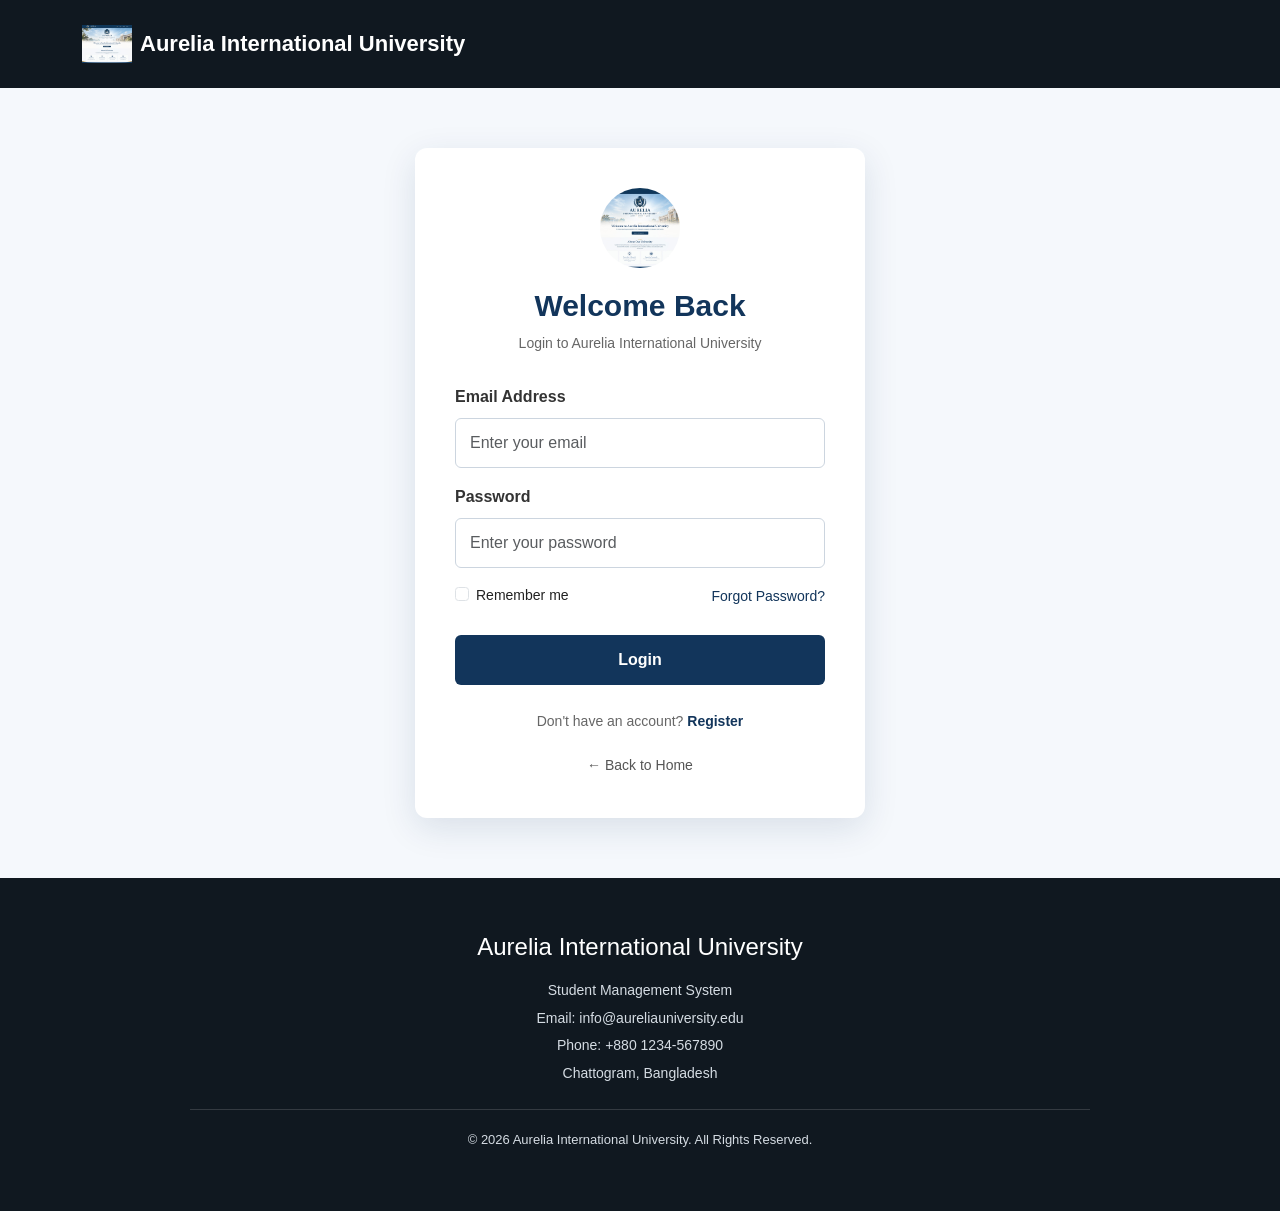
<file: University-Management-System/login.html>
<!DOCTYPE html>
<html lang="en">

<head>

    <meta charset="UTF-8">

    <meta name="viewport"
          content="width=device-width, initial-scale=1.0">

    <title>Login | Aurelia International University</title>

    <!-- Bootstrap CSS -->
    <link
        href="https://cdn.jsdelivr.net/npm/bootstrap@5.3.3/dist/css/bootstrap.min.css"
        rel="stylesheet">

    <!-- Custom CSS -->
    <link rel="stylesheet" href="css/style.css">

</head>


<body>


<!-- ================= NAVBAR ================= -->

<nav class="navbar navbar-dark">

    <div class="container">

        <a class="navbar-brand d-flex align-items-center"
           href="index.html">

            <img
                src="images/aurelia.jpeg"
                alt="Aurelia International University Logo"
                width="50"
                height="50"
                class="me-2 rounded">

            <span>
                Aurelia International University
            </span>

        </a>

    </div>

</nav>



<!-- ================= LOGIN SECTION ================= -->

<main class="login-page">

    <div class="login-container">


        <!-- Logo -->

        <div class="login-logo">

            <img
                src="images/aurelia.jpeg"
                alt="University Logo">

        </div>


        <!-- Title -->

        <h2>
            Welcome Back
        </h2>

        <p class="login-subtitle">
            Login to Aurelia International University
        </p>


        <!-- Login Form -->

        <form>


            <!-- Email -->

            <div class="mb-3">

                <label for="email"
                       class="form-label">

                    Email Address

                </label>

                <input
                    type="email"
                    id="email"
                    class="form-control"
                    placeholder="Enter your email"
                    required>

            </div>



            <!-- Password -->

            <div class="mb-3">

                <label for="password"
                       class="form-label">

                    Password

                </label>

                <input
                    type="password"
                    id="password"
                    class="form-control"
                    placeholder="Enter your password"
                    required>

            </div>



            <!-- Remember & Forgot -->

            <div class="login-options">

                <div class="form-check">

                    <input
                        class="form-check-input"
                        type="checkbox"
                        id="remember">

                    <label
                        class="form-check-label"
                        for="remember">

                        Remember me

                    </label>

                </div>


                <a href="#">
                    Forgot Password?
                </a>

            </div>



            <!-- Login Button -->

            <button
                type="submit"
                class="btn login-btn w-100">

                Login

            </button>


        </form>


        <!-- Register -->

        <div class="register-text">

            Don't have an account?

            <a href="#">
                Register
            </a>

        </div>


        <!-- Back Home -->

        <div class="back-home">

            <a href="index.html">
                ← Back to Home
            </a>

        </div>


    </div>

</main>



<!-- ================= FOOTER ================= -->

<footer>

    <section class="footer-section">

        <h2>
            Aurelia International University
        </h2>

        <p>
            Student Management System
        </p>

        <p>
            Email: info@aureliauniversity.edu
        </p>

        <p>
            Phone: +880 1234-567890
        </p>

        <p>
            Chattogram, Bangladesh
        </p>

        <p class="copyright">

            © 2026 Aurelia International University.
            All Rights Reserved.

        </p>

    </section>

</footer>


<!-- Bootstrap JavaScript -->

<script src="https://cdn.jsdelivr.net/npm/bootstrap@5.3.3/dist/js/bootstrap.bundle.min.js"></script>


</body>

</html>
</file>
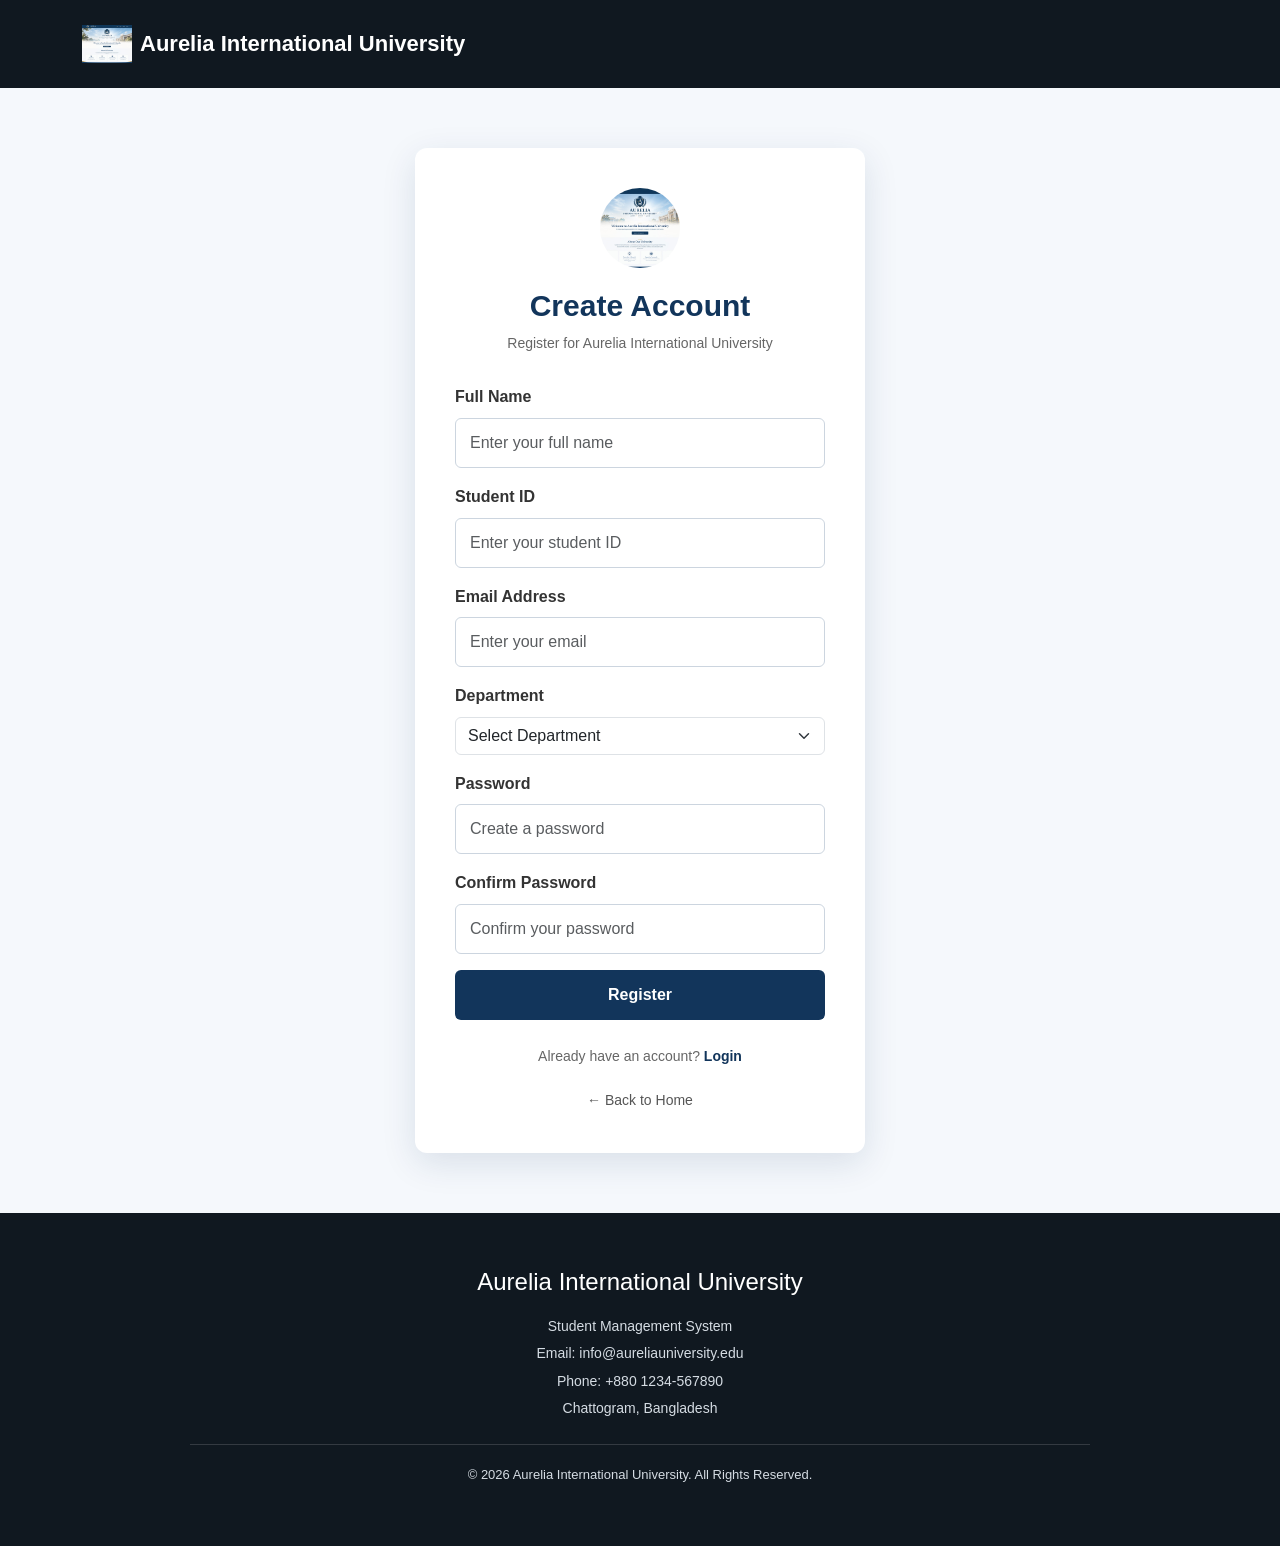
<file: University-Management-System/register.html>
<!DOCTYPE html>
<html lang="en">

<head>

    <meta charset="UTF-8">

    <meta name="viewport"
          content="width=device-width, initial-scale=1.0">

    <title>Register | Aurelia International University</title>

    <!-- Bootstrap CSS -->
    <link
        href="https://cdn.jsdelivr.net/npm/bootstrap@5.3.3/dist/css/bootstrap.min.css"
        rel="stylesheet">

    <!-- Custom CSS -->
    <link rel="stylesheet" href="css/style.css">

</head>


<body>


<!-- ================= NAVBAR ================= -->

<nav class="navbar navbar-dark">

    <div class="container">

        <a class="navbar-brand d-flex align-items-center"
           href="index.html">

            <img
                src="images/aurelia.jpeg"
                alt="Aurelia International University Logo"
                width="50"
                height="50"
                class="me-2 rounded">

            <span>
                Aurelia International University
            </span>

        </a>

    </div>

</nav>



<!-- ================= REGISTER SECTION ================= -->

<main class="login-page">

    <div class="login-container">


        <!-- Logo -->

        <div class="login-logo">

            <img
                src="images/aurelia.jpeg"
                alt="University Logo">

        </div>


        <!-- Title -->

        <h2>
            Create Account
        </h2>

        <p class="login-subtitle">
            Register for Aurelia International University
        </p>


        <!-- Register Form -->

        <form>


            <!-- Full Name -->

            <div class="mb-3">

                <label for="name"
                       class="form-label">

                    Full Name

                </label>

                <input
                    type="text"
                    id="name"
                    class="form-control"
                    placeholder="Enter your full name"
                    required>

            </div>



            <!-- Student ID -->

            <div class="mb-3">

                <label for="student-id"
                       class="form-label">

                    Student ID

                </label>

                <input
                    type="text"
                    id="student-id"
                    class="form-control"
                    placeholder="Enter your student ID"
                    required>

            </div>



            <!-- Email -->

            <div class="mb-3">

                <label for="email"
                       class="form-label">

                    Email Address

                </label>

                <input
                    type="email"
                    id="email"
                    class="form-control"
                    placeholder="Enter your email"
                    required>

            </div>



            <!-- Department -->

            <div class="mb-3">

                <label for="department"
                       class="form-label">

                    Department

                </label>

                <select
                    id="department"
                    class="form-select"
                    required>

                    <option value="" selected disabled>
                        Select Department
                    </option>

                    <option>
                        Computer Science & Engineering
                    </option>

                    <option>
                        Electrical & Electronic Engineering
                    </option>

                    <option>
                        Business Administration
                    </option>

                    <option>
                        English
                    </option>

                </select>

            </div>



            <!-- Password -->

            <div class="mb-3">

                <label for="password"
                       class="form-label">

                    Password

                </label>

                <input
                    type="password"
                    id="password"
                    class="form-control"
                    placeholder="Create a password"
                    required>

            </div>



            <!-- Confirm Password -->

            <div class="mb-3">

                <label for="confirm-password"
                       class="form-label">

                    Confirm Password

                </label>

                <input
                    type="password"
                    id="confirm-password"
                    class="form-control"
                    placeholder="Confirm your password"
                    required>

            </div>



            <!-- Register Button -->

            <button
                type="submit"
                class="btn login-btn w-100">

                Register

            </button>


        </form>



        <!-- Login Link -->

        <div class="register-text">

            Already have an account?

            <a href="login.html">
                Login
            </a>

        </div>



        <!-- Back Home -->

        <div class="back-home">

            <a href="index.html">
                ← Back to Home
            </a>

        </div>


    </div>

</main>



<!-- ================= FOOTER ================= -->

<footer>

    <section class="footer-section">

        <h2>
            Aurelia International University
        </h2>

        <p>
            Student Management System
        </p>

        <p>
            Email: info@aureliauniversity.edu
        </p>

        <p>
            Phone: +880 1234-567890
        </p>

        <p>
            Chattogram, Bangladesh
        </p>

        <p class="copyright">

            © 2026 Aurelia International University.
            All Rights Reserved.

        </p>

    </section>

</footer>



<!-- Bootstrap JavaScript -->

<script
    src="https://cdn.jsdelivr.net/npm/bootstrap@5.3.3/dist/js/bootstrap.bundle.min.js">
</script>


</body>

</html>
</file>
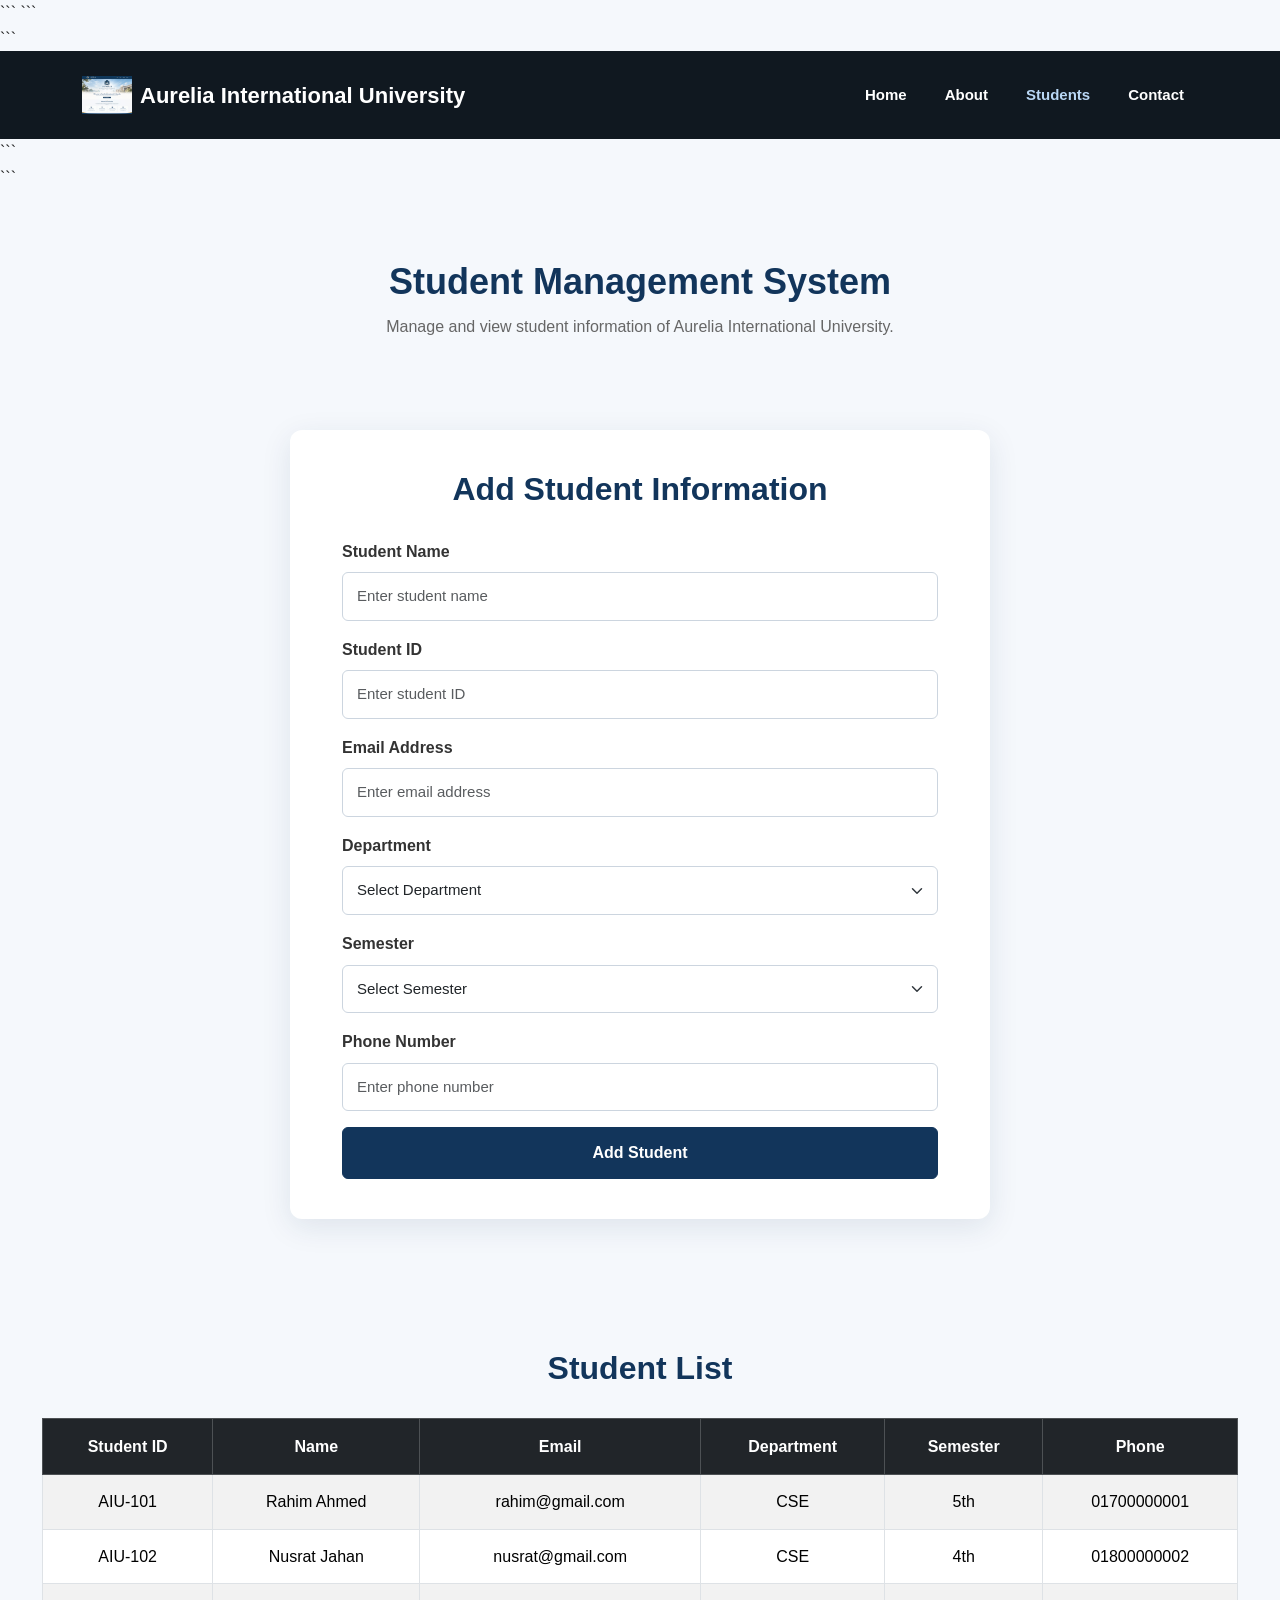
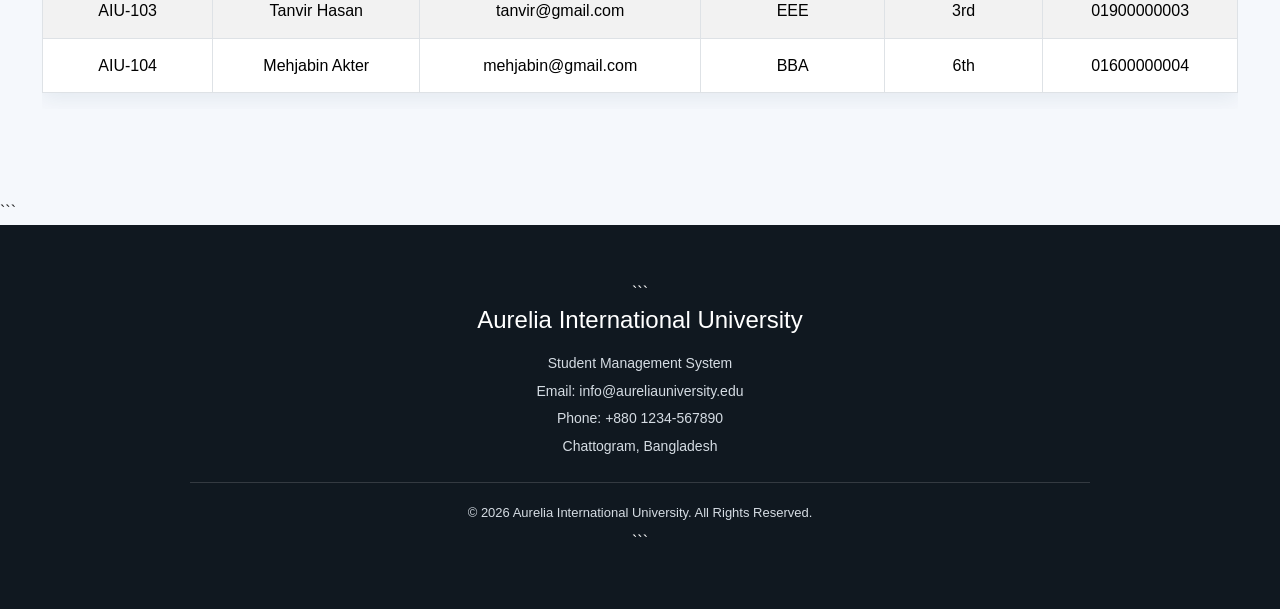
<file: University-Management-System/student.html>
<!DOCTYPE html>

<html lang="en">

<head>

```
<meta charset="UTF-8">

<meta name="viewport" content="width=device-width, initial-scale=1.0">

<title>Student Management | Aurelia International University</title>

<!-- Bootstrap CSS -->
<link href="https://cdn.jsdelivr.net/npm/bootstrap@5.3.3/dist/css/bootstrap.min.css" rel="stylesheet">

<!-- Custom CSS -->
<link rel="stylesheet" href="css/style.css">
```

</head>

<body>

<!-- ================= HEADER ================= -->

<header>

```
<nav class="navbar navbar-expand-lg navbar-dark bg-dark">

    <div class="container">

        <!-- University Logo and Name -->

        <a class="navbar-brand d-flex align-items-center"
           href="index.html">

            <img src="images/aurelia.jpeg"
                 alt="Aurelia International University Logo"
                 width="50"
                 height="50"
                 class="me-2 rounded">

            <span>
                Aurelia International University
            </span>

        </a>


        <!-- Mobile Menu Button -->

        <button class="navbar-toggler"
                type="button"
                data-bs-toggle="collapse"
                data-bs-target="#mainNavbar"
                aria-controls="mainNavbar"
                aria-expanded="false"
                aria-label="Toggle navigation">

            <span class="navbar-toggler-icon"></span>

        </button>


        <!-- Navigation -->

        <div class="collapse navbar-collapse"
             id="mainNavbar">

            <ul class="navbar-nav ms-auto">


                <li class="nav-item">

                    <a class="nav-link"
                       href="index.html">

                        Home

                    </a>

                </li>


                <li class="nav-item">

                    <a class="nav-link"
                       href="index.html#about">

                        About

                    </a>

                </li>


                <li class="nav-item">

                    <a class="nav-link active"
                       aria-current="page"
                       href="student.html">

                        Students

                    </a>

                </li>


                <li class="nav-item">

                    <a class="nav-link"
                       href="index.html#contact">

                        Contact

                    </a>

                </li>


            </ul>

        </div>

    </div>

</nav>
```

</header>

<!-- ================= MAIN BODY ================= -->

<main>

```
<!-- ================= STUDENT TITLE ================= -->

<section class="student-title">

    <div class="container">

        <h2>
            Student Management System
        </h2>


        <p>
            Manage and view student information
            of Aurelia International University.
        </p>

    </div>

</section>



<!-- ================= STUDENT FORM ================= -->

<section class="student-form">

    <div class="container">

        <h2>
            Add Student Information
        </h2>


        <form>


            <!-- Student Name -->

            <div class="mb-3">

                <label for="student-name"
                       class="form-label">

                    Student Name

                </label>


                <input
                    type="text"
                    id="student-name"
                    class="form-control"
                    placeholder="Enter student name"
                >

            </div>



            <!-- Student ID -->

            <div class="mb-3">

                <label for="student-id"
                       class="form-label">

                    Student ID

                </label>


                <input
                    type="text"
                    id="student-id"
                    class="form-control"
                    placeholder="Enter student ID"
                >

            </div>



            <!-- Email -->

            <div class="mb-3">

                <label for="email"
                       class="form-label">

                    Email Address

                </label>


                <input
                    type="email"
                    id="email"
                    class="form-control"
                    placeholder="Enter email address"
                >

            </div>



            <!-- Department -->

            <div class="mb-3">

                <label for="department"
                       class="form-label">

                    Department

                </label>


                <select id="department"
                        class="form-select">

                    <option selected>
                        Select Department
                    </option>

                    <option>
                        Computer Science & Engineering
                    </option>

                    <option>
                        Electrical & Electronic Engineering
                    </option>

                    <option>
                        Business Administration
                    </option>

                    <option>
                        English
                    </option>

                </select>

            </div>



            <!-- Semester -->

            <div class="mb-3">

                <label for="semester"
                       class="form-label">

                    Semester

                </label>


                <select id="semester"
                        class="form-select">

                    <option selected>
                        Select Semester
                    </option>

                    <option>1st Semester</option>
                    <option>2nd Semester</option>
                    <option>3rd Semester</option>
                    <option>4th Semester</option>
                    <option>5th Semester</option>
                    <option>6th Semester</option>
                    <option>7th Semester</option>
                    <option>8th Semester</option>

                </select>

            </div>



            <!-- Phone -->

            <div class="mb-3">

                <label for="phone"
                       class="form-label">

                    Phone Number

                </label>


                <input
                    type="tel"
                    id="phone"
                    class="form-control"
                    placeholder="Enter phone number"
                >

            </div>



            <!-- Add Student Button -->

            <button
                type="submit"
                class="btn btn-primary w-100">

                Add Student

            </button>


        </form>

    </div>

</section>



<!-- ================= STUDENT LIST ================= -->

<section class="student-list">

    <div class="container-fluid">

        <h2>
            Student List
        </h2>


        <div class="table-responsive">

            <table class="table table-striped table-hover table-bordered">


                <thead class="table-dark">

                    <tr>

                        <th>Student ID</th>

                        <th>Name</th>

                        <th>Email</th>

                        <th>Department</th>

                        <th>Semester</th>

                        <th>Phone</th>

                    </tr>

                </thead>


                <tbody>


                    <tr>

                        <td>AIU-101</td>

                        <td>Rahim Ahmed</td>

                        <td>rahim@gmail.com</td>

                        <td>CSE</td>

                        <td>5th</td>

                        <td>01700000001</td>

                    </tr>


                    <tr>

                        <td>AIU-102</td>

                        <td>Nusrat Jahan</td>

                        <td>nusrat@gmail.com</td>

                        <td>CSE</td>

                        <td>4th</td>

                        <td>01800000002</td>

                    </tr>


                    <tr>

                        <td>AIU-103</td>

                        <td>Tanvir Hasan</td>

                        <td>tanvir@gmail.com</td>

                        <td>EEE</td>

                        <td>3rd</td>

                        <td>01900000003</td>

                    </tr>


                    <tr>

                        <td>AIU-104</td>

                        <td>Mehjabin Akter</td>

                        <td>mehjabin@gmail.com</td>

                        <td>BBA</td>

                        <td>6th</td>

                        <td>01600000004</td>

                    </tr>


                </tbody>


            </table>

        </div>

    </div>

</section>
```

</main>

<!-- ================= FOOTER ================= -->

<footer>

```
<section class="footer-section">

    <h2>
        Aurelia International University
    </h2>


    <p>
        Student Management System
    </p>


    <p>
        Email: info@aureliauniversity.edu
    </p>


    <p>
        Phone: +880 1234-567890
    </p>


    <p>
        Chattogram, Bangladesh
    </p>


    <p class="copyright">

        © 2026 Aurelia International University.
        All Rights Reserved.

    </p>

</section>
```

</footer>

<!-- ================= BOOTSTRAP JAVASCRIPT ================= -->

<script src="https://cdn.jsdelivr.net/npm/bootstrap@5.3.3/dist/js/bootstrap.bundle.min.js"></script>

</body>

</html>
</file>
<file: css/style.css>
@import url('https://fonts.googleapis.com/css2?family=Poppins:wght@300;400;500;600;700&display=swap');

:root {
  --pink: #f05b96;
  --pink-dark: #dc3e7c;
  --pink-soft: #fff0f6;
  --lav: #f4efff;
  --ink: #263653;
  --muted: #69758a;
  --white: #fff;
  --line: #f1dce7;
  --shadow: 0 12px 35px #b74f7d18;
}

* {
  box-sizing: border-box;
}

html {
  scroll-behavior: smooth;
}

body {
  font-family: 'Poppins', sans-serif;
  background: #fffafd;
  color: var(--ink);
  margin: 0;
}

a {
  text-decoration: none;
}

.navbar {
  background: #ffffffed;
  backdrop-filter: blur(12px);
  border-bottom: 1px solid #f7e6ee;
}

.navbar-brand {
  font-weight: 700;
  color: var(--ink) !important;
}

.brand-heart {
  color: var(--pink);
  margin-right: 7px;
}

.nav-link {
  font-size: .91rem;
  color: var(--ink) !important;
  font-weight: 500;
  margin: 0 4px;
}

.nav-link:hover,
.nav-link.active {
  color: var(--pink-dark) !important;
}

.btn-pink {
  background: var(--pink);
  color: #fff;
  border: 1px solid var(--pink);
  border-radius: 30px;
  padding: 11px 22px;
  font-weight: 600;
  box-shadow: 0 7px 18px #f05b9630;
}

.btn-pink:hover {
  background: var(--pink-dark);
  color: #fff;
}

.btn-outline-pink {
  border: 1px solid var(--pink);
  color: var(--pink-dark);
  border-radius: 30px;
  padding: 10px 21px;
  font-weight: 600;
}

.btn-outline-pink:hover {
  background: var(--pink-soft);
  color: var(--pink-dark);
}

.hero {
  padding: 76px 0 55px;
  overflow: hidden;
  background:
    radial-gradient(circle at 82% 25%, #ffe1ee 0, transparent 28%),
    linear-gradient(120deg, #fffafd, #fff3f8);
}

.eyebrow {
  color: var(--pink-dark);
  font-weight: 600;
  letter-spacing: .08em;
  text-transform: uppercase;
  font-size: .8rem;
}

.hero h1 {
  font-size: clamp(2.5rem, 5vw, 4.5rem);
  font-weight: 700;
  line-height: 1.12;
  letter-spacing: -.04em;
}

.hero h1 span,
.text-pink {
  color: var(--pink-dark);
}

.lead-copy {
  color: var(--muted);
  max-width: 520px;
  line-height: 1.85;
}

.avatar-wrap {
  width: min(340px, 80vw);
  aspect-ratio: 1;
  border-radius: 47% 53% 48% 52%;
  background: linear-gradient(145deg, #ffd4e6, #e9ddff);
  margin: auto;
  display: grid;
  place-items: center;
  box-shadow: var(--shadow);
  border: 8px solid white;
  position: relative;
}

.avatar-face {
  font-size: clamp(8rem, 18vw, 12rem);
  filter: drop-shadow(0 12px 8px #7d456b24);
}

.sparkle {
  position: absolute;
  color: var(--pink-dark);
  font-size: 2rem;
}

.section-pad {
  padding: 70px 0;
}

.section-title {
  font-weight: 700;
  letter-spacing: -.03em;
}

.section-subtitle {
  color: var(--muted);
}

.soft-card {
  height: 100%;
  background: #fff;
  border: 1px solid var(--line);
  border-radius: 20px;
  padding: 25px;
  box-shadow: var(--shadow);
  transition: transform .2s, box-shadow .2s;
}

.soft-card:hover {
  transform: translateY(-5px);
  box-shadow: 0 16px 40px #b74f7d22;
}

.icon-bubble {
  width: 52px;
  height: 52px;
  display: grid;
  place-items: center;
  background: var(--pink-soft);
  border-radius: 16px;
  font-size: 1.45rem;
  margin-bottom: 17px;
}

.page-hero {
  padding: 65px 0 40px;
  background: linear-gradient(120deg, #fff2f8, #f8f4ff);
}

.tag {
  display: inline-block;
  background: var(--pink-soft);
  color: #b72b68;
  border-radius: 20px;
  padding: 6px 11px;
  font-size: .78rem;
  margin: 4px 3px 0 0;
}

.skill-top {
  display: flex;
  justify-content: space-between;
  font-weight: 600;
  font-size: .9rem;
}

.progress {
  height: 8px;
  background: #f8e6ef;
  border-radius: 20px;
  margin-top: 12px;
}

.progress-bar {
  background: linear-gradient(90deg, #f05b96, #bd70e9);
  border-radius: 20px;
}

.project-visual {
  height: 155px;
  border-radius: 14px;
  background: linear-gradient(135deg, #ffe2ee, #eae2ff);
  display: grid;
  place-items: center;
  font-size: 4rem;
  margin-bottom: 18px;
}

.timeline {
  border-left: 2px solid #f5c4d9;
  padding-left: 25px;
}

.timeline-item {
  position: relative;
  margin-bottom: 25px;
}

.timeline-item:before {
  content: '';
  position: absolute;
  width: 12px;
  height: 12px;
  border-radius: 50%;
  background: var(--pink);
  left: -32px;
  top: 7px;
  border: 3px solid white;
  box-shadow: 0 0 0 2px #f5c4d9;
}

.form-control {
  border: 1px solid #ead9e3;
  border-radius: 12px;
  padding: 12px 14px;
}

.form-control:focus {
  border-color: #f28ab4;
  box-shadow: 0 0 0 .2rem #f05b9620;
}

.contact-icon {
  width: 44px;
  height: 44px;
  background: var(--pink-soft);
  border-radius: 50%;
  display: grid;
  place-items: center;
  font-size: 1.2rem;
  flex-shrink: 0;
}

.footer {
  background: #293952;
  color: #f7f3f7;
  padding: 20px 0;
  font-size: .82rem;
}

.footer a {
  color: #fff;
  margin-left: 13px;
}

.footer a:hover {
  color: #ffb9d5;
}

.quote-band {
  background: linear-gradient(110deg, #fff0f6, #f3edff);
  border-radius: 20px;
  padding: 26px;
  text-align: center;
}

.reveal {
  animation: fadeUp .55s ease both;
}

@keyframes fadeUp {
  from {
    opacity: 0;
    transform: translateY(12px);
  }
  to {
    opacity: 1;
    transform: translateY(0);
  }
}

@media (max-width: 767px) {
  .hero {
    padding: 52px 0 40px;
    text-align: center;
  }
  .lead-copy {
    margin-left: auto;
    margin-right: auto;
  }
  .hero-actions {
    justify-content: center;
  }
  .section-pad {
    padding: 50px 0;
  }
  .page-hero {
    text-align: center;
    padding: 48px 0 32px;
  }
}
</file>
<file: University-Management-System/css/style.css>
/* =====================================================
   AURELIA INTERNATIONAL UNIVERSITY
   BOOTSTRAP CUSTOM CSS
   ===================================================== */


/* ================= GENERAL ================= */

* {
    margin: 0;
    padding: 0;
    box-sizing: border-box;
}

html {
    scroll-behavior: smooth;
}

body {
    font-family: Arial, sans-serif;
    background-color: #f5f8fc;
    color: #222;
    line-height: 1.6;
}


/* ================= NAVBAR ================= */

.navbar {
    background-color: #101820 !important;
    padding: 14px 0;
}

.navbar-brand {
    font-size: 22px;
    font-weight: bold;
}

.navbar-brand img {
    object-fit: contain;
}

.navbar-nav {
    gap: 10px;
}

.navbar-nav .nav-link {
    color: white !important;
    font-size: 15px;
    font-weight: 600;
    padding: 8px 14px !important;
    transition: 0.3s;
}

.navbar-nav .nav-link:hover {
    color: #b9d7f5 !important;
}

.navbar-nav .nav-link.active {
    color: #b9d7f5 !important;
}


/* ================= HERO ================= */

.hero {
    min-height: 550px;
    padding: 80px 20px;

    background-image:
        linear-gradient(
            rgba(0, 0, 0, 0.45),
            rgba(0, 0, 0, 0.45)
        ),
        url("../images/university.jpeg");

    background-size: cover;
    background-position: center;
    background-repeat: no-repeat;
}

.hero h2 {
    color: white;
    font-size: 42px;
    font-weight: bold;
    margin-bottom: 20px;
}

.hero p {
    color: white;
    font-size: 18px;
    max-width: 700px;
    margin-bottom: 30px;
}

.hero .btn {
    padding: 14px 28px;
    color: #12355b;
    font-weight: bold;
    border-radius: 6px;
    transition: 0.3s;
}

.hero .btn:hover {
    background-color: #e8f1fa;
    transform: translateY(-2px);
}


/* ================= ABOUT ================= */

.about {
    padding: 85px 20px;
    background-color: white;
    text-align: center;
}

.about h2 {
    color: #12355b;
    font-size: 32px;
    font-weight: bold;
    margin-bottom: 20px;
}

.about p {
    max-width: 800px;
    margin: auto;
    color: #555;
    font-size: 17px;
    line-height: 1.8;
}


/* ================= SERVICES ================= */

.services {
    background-color: #f5f8fc;
}

.services > .container > h2 {
    color: #12355b;
    font-size: 32px;
    font-weight: bold;
}

.services .card {
    border: 1px solid #e0e6ed;
    border-radius: 10px;
    transition: 0.3s;
}

.services .card:hover {
    transform: translateY(-6px);
    box-shadow: 0 10px 25px rgba(18, 53, 91, 0.14) !important;
}

.services .card h3 {
    color: #12355b;
    font-size: 20px;
    margin-bottom: 15px;
}

.services .card p {
    color: #666;
    font-size: 15px;
    line-height: 1.7;
}


/* ================= STUDENT TITLE ================= */

.student-title {
    text-align: center;
    padding: 70px 20px 35px;
    background-color: #f5f8fc;
}

.student-title h2 {
    color: #12355b;
    font-size: 36px;
    font-weight: bold;
}

.student-title p {
    color: #666;
    margin-top: 10px;
}


/* ================= STUDENT FORM ================= */

.student-form {
    width: 90%;
    max-width: 700px;
    margin: 40px auto 70px;
    padding: 40px;

    background-color: white;
    border-radius: 12px;

    box-shadow: 0 8px 30px rgba(18, 53, 91, 0.10);
}

.student-form h2 {
    text-align: center;
    color: #12355b;
    font-weight: bold;
    margin-bottom: 30px;
}


/* ================= FORM ================= */

.student-form .form-label {
    font-weight: bold;
    color: #333;
}

.student-form .form-control,
.student-form .form-select {
    padding: 12px 14px;
    border: 1px solid #ccd5df;
    border-radius: 6px;
    font-size: 15px;
}

.student-form .form-control:focus,
.student-form .form-select:focus {
    border-color: #12355b;
    box-shadow: 0 0 0 3px rgba(18, 53, 91, 0.08);
}


/* ================= ADD STUDENT BUTTON ================= */

.student-form .btn-primary {
    background-color: #12355b;
    border-color: #12355b;

    padding: 13px;
    font-size: 16px;
    font-weight: bold;

    border-radius: 6px;
    transition: 0.3s;
}

.student-form .btn-primary:hover {
    background-color: #0b2540;
    border-color: #0b2540;
}


/* ================= STUDENT LIST ================= */

.student-list {
    padding: 60px 30px 90px;
    background-color: #f5f8fc;
}

.student-list h2 {
    text-align: center;
    color: #12355b;
    font-weight: bold;
    margin-bottom: 30px;
}


/* ================= STUDENT TABLE ================= */

.student-list table {
    background-color: white;
    box-shadow: 0 5px 20px rgba(18, 53, 91, 0.08);
}

.student-list th {
    text-align: center;
    vertical-align: middle;
    padding: 15px;
}

.student-list td {
    text-align: center;
    vertical-align: middle;
    padding: 14px;
}


/* ================= FOOTER ================= */

footer {
    background-color: #101820;
    color: white;
    padding: 55px 20px;
    text-align: center;
}

.footer-section {
    max-width: 900px;
    margin: auto;
}

.footer-section h2 {
    font-size: 24px;
    margin-bottom: 18px;
}

.footer-section p {
    color: #d5dce3;
    margin: 5px 0;
    font-size: 14px;
}

.footer-section .copyright {
    margin-top: 25px;
    padding-top: 20px;
    border-top: 1px solid rgba(255, 255, 255, 0.15);
    font-size: 13px;
}


/* ================= RESPONSIVE ================= */

@media (max-width: 991px) {

    .navbar-brand {
        font-size: 19px;
    }

    .navbar-nav {
        margin-top: 15px;
        gap: 0;
    }

    .navbar-nav .nav-link {
        padding: 8px 0 !important;
    }

    .hero {
        min-height: 500px;
    }

    .hero h2 {
        font-size: 36px;
    }
}


@media (max-width: 768px) {

    .hero {
        min-height: 450px;
        padding: 60px 20px;
    }

    .hero h2 {
        font-size: 30px;
    }

    .hero p {
        font-size: 16px;
    }

    .about {
        padding: 65px 20px;
    }

    .about h2 {
        font-size: 28px;
    }

    .services > .container > h2 {
        font-size: 28px;
    }

    .student-title h2 {
        font-size: 30px;
    }

    .student-form {
        width: 94%;
        padding: 30px 20px;
    }

    .student-list {
        padding-left: 15px;
        padding-right: 15px;
    }
}


@media (max-width: 576px) {

    .navbar-brand {
        font-size: 16px;
    }

    .navbar-brand img {
        width: 42px;
        height: 42px;
    }

    .hero {
        min-height: 420px;
        padding: 50px 15px;
    }

    .hero h2 {
        font-size: 26px;
    }

    .hero p {
        font-size: 15px;
    }

    .hero .btn {
        font-size: 15px;
        padding: 12px 20px;
    }

    .about h2 {
        font-size: 25px;
    }

    .services > .container > h2 {
        font-size: 25px;
    }

    .student-title {
        padding: 50px 15px 25px;
    }

    .student-title h2 {
        font-size: 26px;
    }

    .student-form {
        width: 95%;
        padding: 25px 18px;
        margin-top: 25px;
    }

    .student-form h2 {
        font-size: 23px;
    }

    footer {
        padding: 45px 15px;
    }

    .footer-section h2 {
        font-size: 20px;
    }
}

/* ================= LOGIN PAGE ================= */

.login-page {
    min-height: 650px;
    display: flex;
    justify-content: center;
    align-items: center;
    padding: 60px 20px;
    background-color: #f5f8fc;
}

.login-container {
    width: 100%;
    max-width: 450px;
    background-color: white;
    padding: 40px;
    border-radius: 12px;
    box-shadow: 0 10px 35px rgba(18, 53, 91, 0.12);
}

.login-logo {
    text-align: center;
    margin-bottom: 20px;
}

.login-logo img {
    width: 80px;
    height: 80px;
    object-fit: cover;
    border-radius: 50%;
}

.login-container h2 {
    text-align: center;
    color: #12355b;
    font-size: 30px;
    font-weight: bold;
    margin-bottom: 8px;
}

.login-subtitle {
    text-align: center;
    color: #666;
    font-size: 14px;
    margin-bottom: 30px;
}

.login-container .form-label {
    color: #333;
    font-weight: bold;
}

.login-container .form-control {
    padding: 12px 14px;
    border: 1px solid #ccd5df;
    border-radius: 6px;
}

.login-container .form-control:focus {
    border-color: #12355b;
    box-shadow: 0 0 0 3px rgba(18, 53, 91, 0.08);
}

.login-options {
    display: flex;
    justify-content: space-between;
    align-items: center;
    margin: 15px 0 25px;
    font-size: 14px;
}

.login-options a {
    color: #12355b;
    text-decoration: none;
}

.login-options a:hover {
    text-decoration: underline;
}

.login-btn {
    background-color: #12355b;
    color: white;
    padding: 12px;
    font-size: 16px;
    font-weight: bold;
    border-radius: 6px;
    transition: 0.3s;
}

.login-btn:hover {
    background-color: #0b2540;
    color: white;
}

.register-text {
    text-align: center;
    margin-top: 25px;
    color: #666;
    font-size: 14px;
}

.register-text a {
    color: #12355b;
    font-weight: bold;
    text-decoration: none;
}

.register-text a:hover {
    text-decoration: underline;
}

.back-home {
    text-align: center;
    margin-top: 20px;
}

.back-home a {
    color: #555;
    text-decoration: none;
    font-size: 14px;
}

.back-home a:hover {
    color: #12355b;
}


/* ================= LOGIN RESPONSIVE ================= */

@media (max-width: 576px) {

    .login-page {
        padding: 40px 15px;
    }

    .login-container {
        padding: 30px 20px;
    }

    .login-container h2 {
        font-size: 26px;
    }

    .login-options {
        font-size: 13px;
    }

}
</file>
